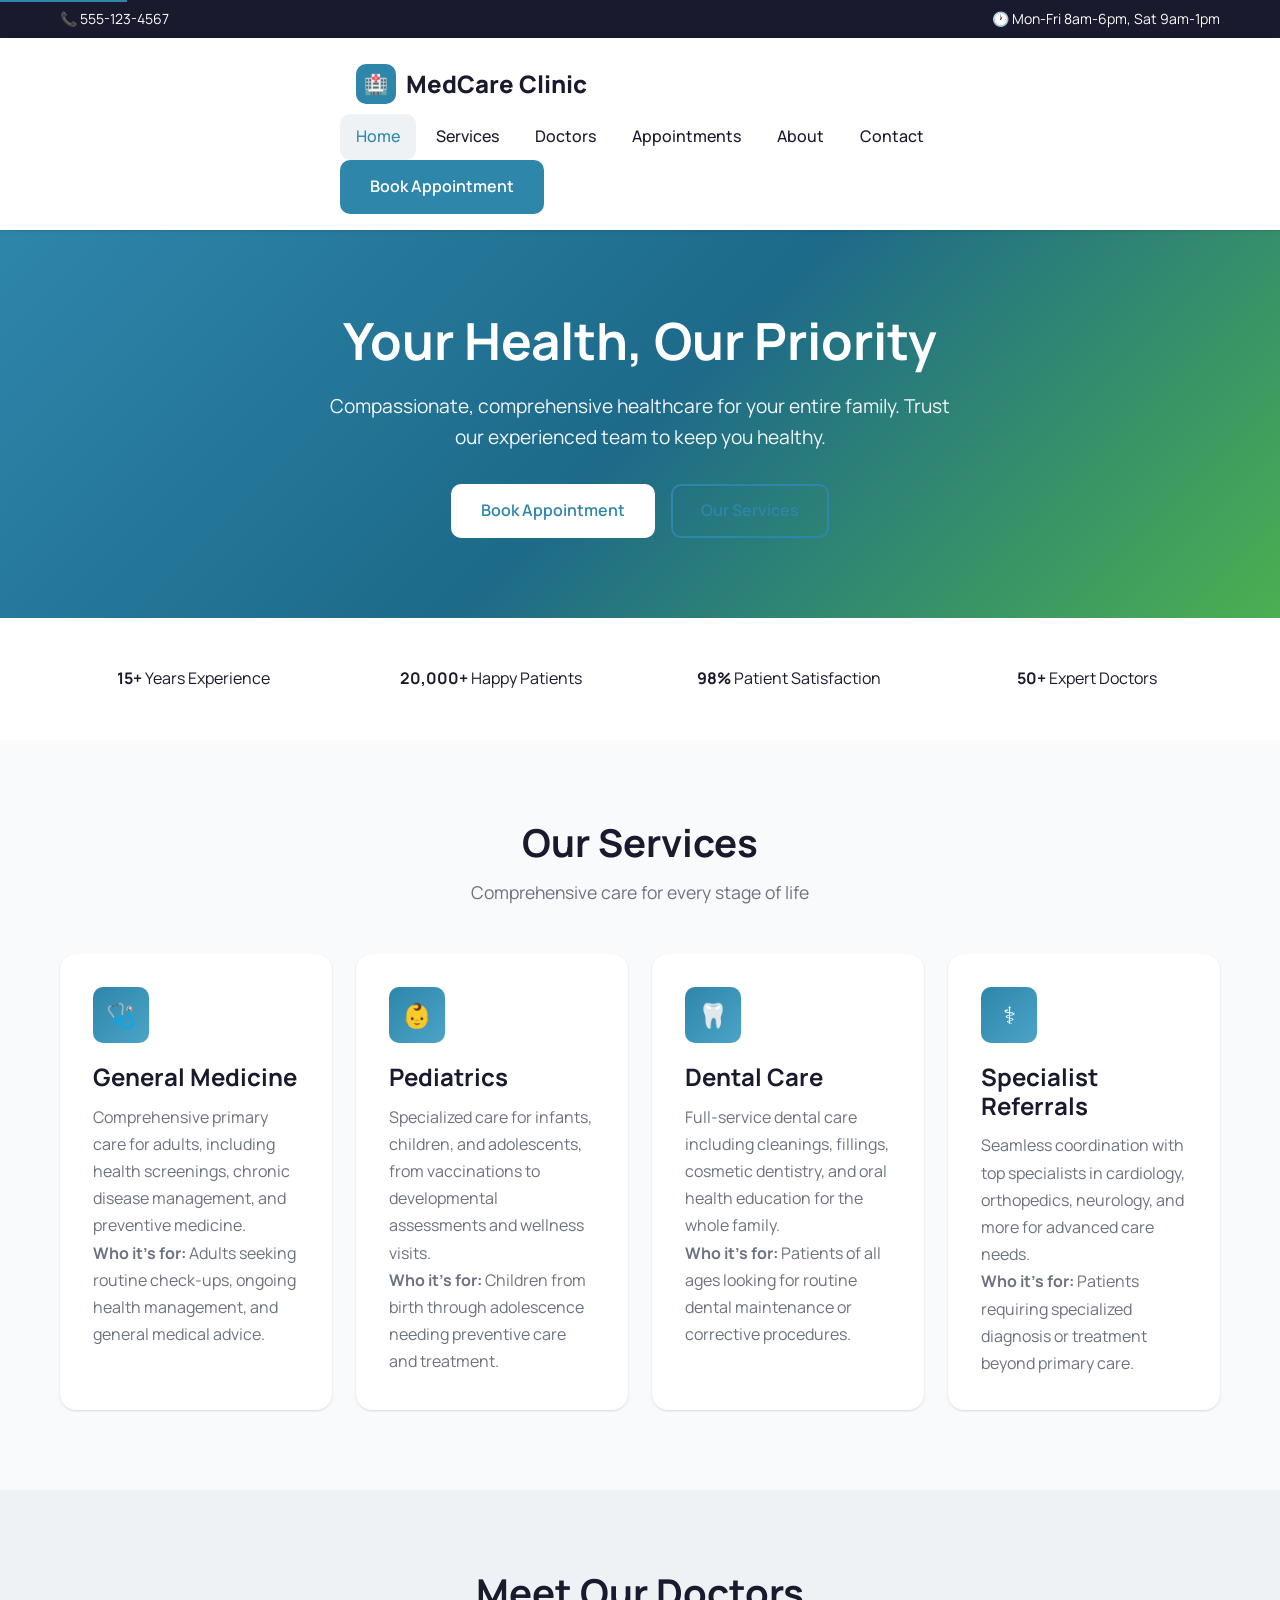
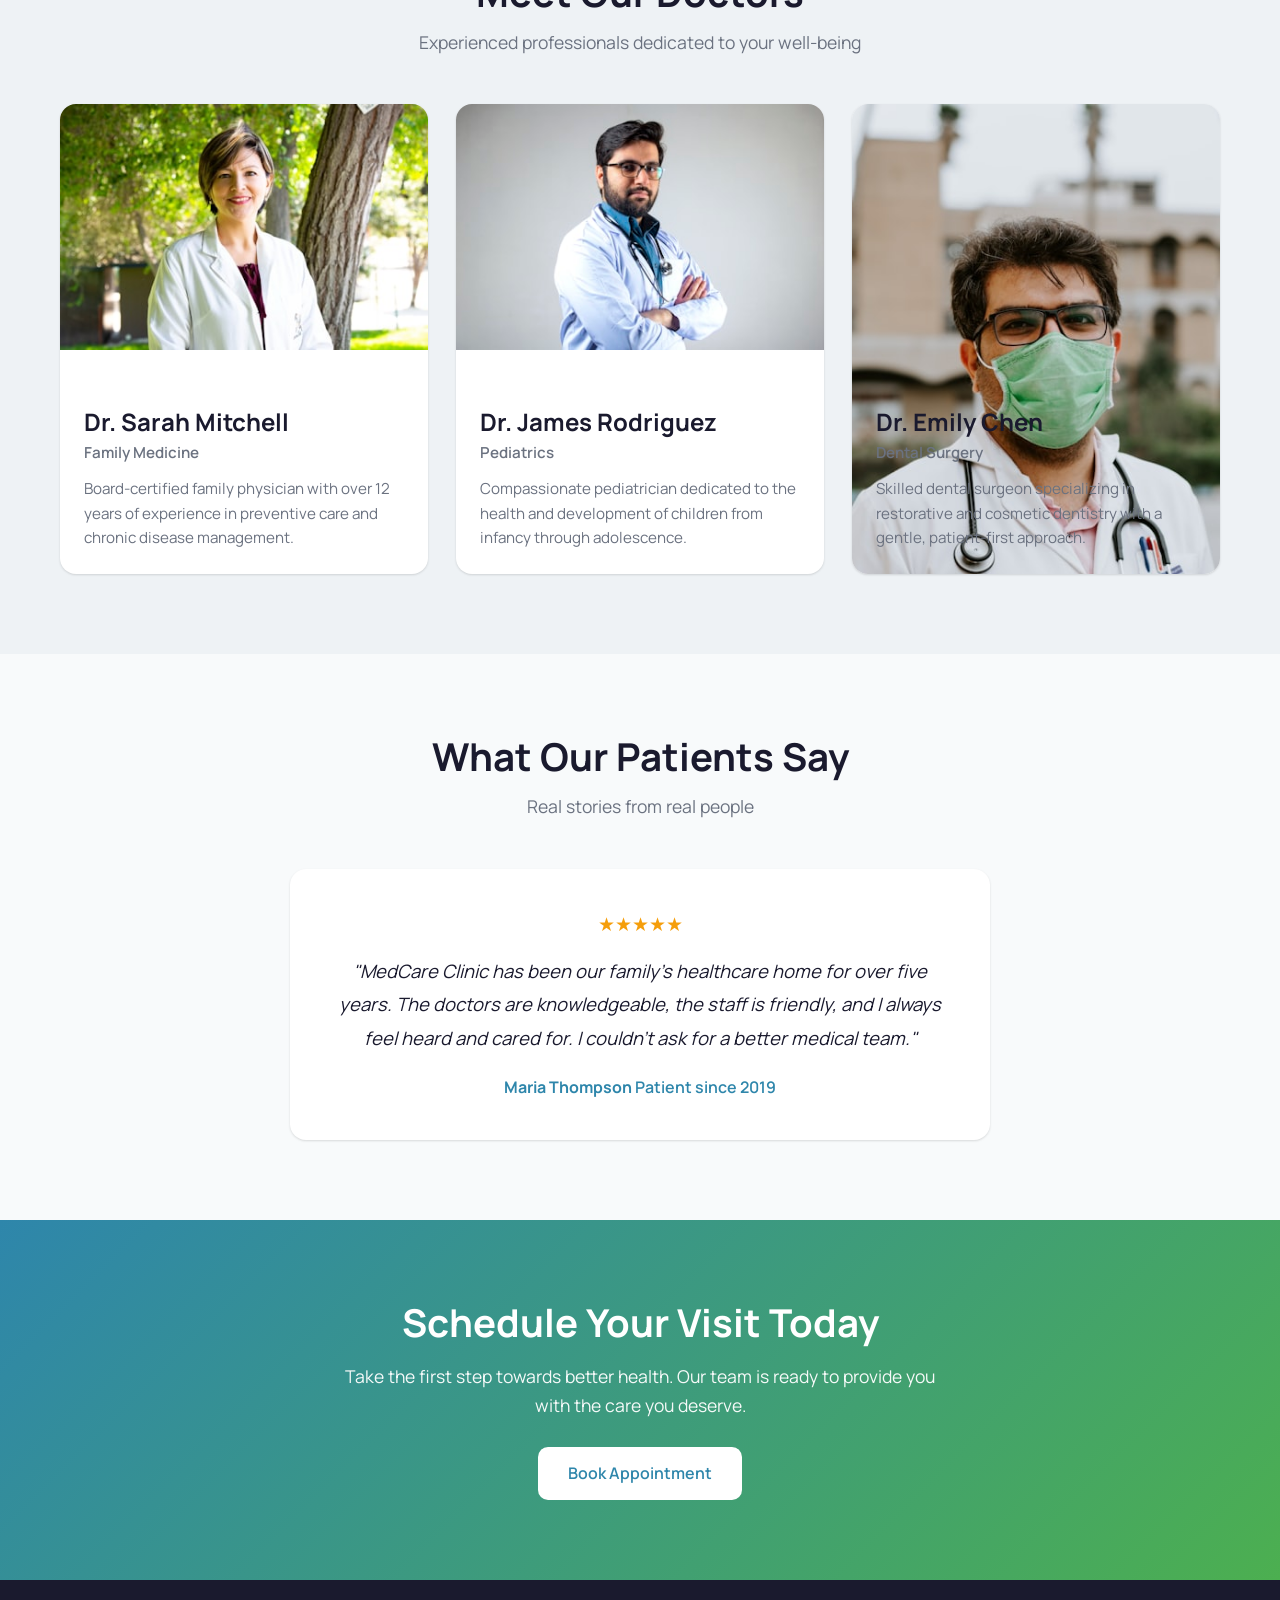
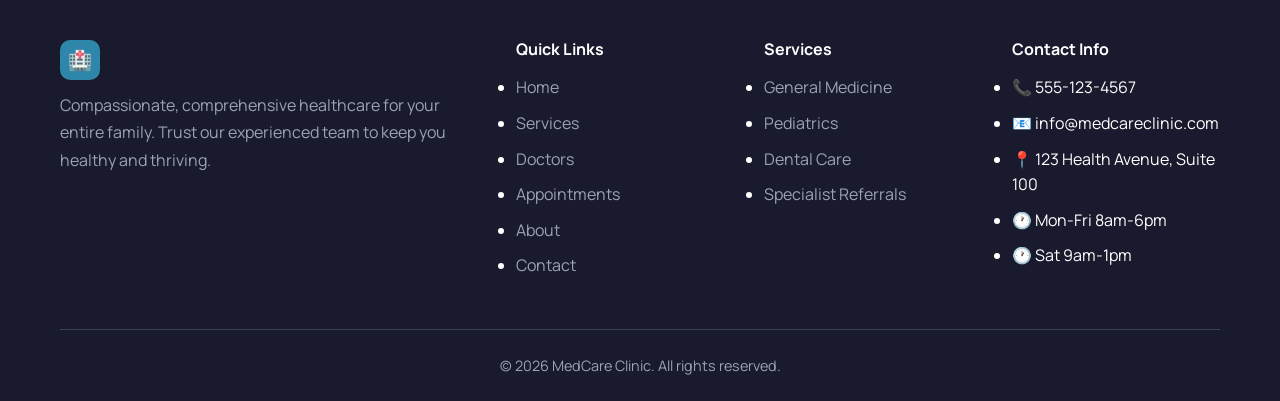
<file: index.html>
<!DOCTYPE html>
<html lang="en">
<head>
    <meta charset="UTF-8">
    <meta name="viewport" content="width=device-width, initial-scale=1.0">
    <meta name="description" content="MedCare Clinic - Compassionate, comprehensive healthcare for your entire family.">
    <title>MedCare Clinic | Your Health, Our Priority</title>
    <link rel="preconnect" href="https://fonts.googleapis.com">
    <link rel="preconnect" href="https://fonts.gstatic.com" crossorigin>
    <link href="https://fonts.googleapis.com/css2?family=Manrope:wght@300;400;500;600;700;800&display=swap" rel="stylesheet">
    <link rel="stylesheet" href="css/style.css">
</head>
<body>
    <a href="#main-content" class="skip-to-content">Skip to content</a>

    <!-- Top Bar -->
    <div class="top-bar">
        <div class="container">
            <span>📞 555-123-4567</span>
            <span>🕐 Mon-Fri 8am-6pm, Sat 9am-1pm</span>
        </div>
    </div>

    <!-- Navigation -->
    <header>
        <nav class="nav-container" aria-label="Main navigation">
            <div class="container">
                <a href="index.html" class="logo">
                    <span class="logo-icon">🏥</span>
                    MedCare Clinic
                </a>
                <ul>
                    <li><a href="index.html" class="active">Home</a></li>
                    <li><a href="services.html">Services</a></li>
                    <li><a href="doctors.html">Doctors</a></li>
                    <li><a href="appointments.html">Appointments</a></li>
                    <li><a href="about.html">About</a></li>
                    <li><a href="contact.html">Contact</a></li>
                </ul>
                <a href="appointments.html" class="btn btn-primary nav-cta">Book Appointment</a>
            </div>
        </nav>
    </header>

    <!-- Main Content -->
    <main id="main-content">

        <!-- Hero Section -->
        <section class="hero" aria-label="Welcome banner">
            <div class="container">
                <h1>Your Health, Our Priority</h1>
                <p>Compassionate, comprehensive healthcare for your entire family. Trust our experienced team to keep you healthy.</p>
                <div class="hero-buttons">
                    <a href="appointments.html" class="btn btn-white">Book Appointment</a>
                    <a href="services.html" class="btn btn-outline">Our Services</a>
                </div>
            </div>
        </section>

        <!-- Stats Bar -->
        <section class="stats-bar" aria-label="Clinic statistics">
            <div class="container">
                <div class="stats-grid">
                    <div class="stat">
                        <strong>15+</strong>
                        <span>Years Experience</span>
                    </div>
                    <div class="stat">
                        <strong>20,000+</strong>
                        <span>Happy Patients</span>
                    </div>
                    <div class="stat">
                        <strong>98%</strong>
                        <span>Patient Satisfaction</span>
                    </div>
                    <div class="stat">
                        <strong>50+</strong>
                        <span>Expert Doctors</span>
                    </div>
                </div>
            </div>
        </section>

        <!-- Services Preview -->
        <section class="section" aria-label="Our services">
            <div class="container">
                <div class="section-header">
                    <h2>Our Services</h2>
                    <p>Comprehensive care for every stage of life</p>
                </div>
                <div class="services-grid">
                    <div class="service-card">
                        <div class="service-icon">🩺</div>
                        <h3>General Medicine</h3>
                        <p>Comprehensive primary care for adults, including health screenings, chronic disease management, and preventive medicine.</p>
                        <p><strong>Who it's for:</strong> Adults seeking routine check-ups, ongoing health management, and general medical advice.</p>
                    </div>
                    <div class="service-card">
                        <div class="service-icon">👶</div>
                        <h3>Pediatrics</h3>
                        <p>Specialized care for infants, children, and adolescents, from vaccinations to developmental assessments and wellness visits.</p>
                        <p><strong>Who it's for:</strong> Children from birth through adolescence needing preventive care and treatment.</p>
                    </div>
                    <div class="service-card">
                        <div class="service-icon">🦷</div>
                        <h3>Dental Care</h3>
                        <p>Full-service dental care including cleanings, fillings, cosmetic dentistry, and oral health education for the whole family.</p>
                        <p><strong>Who it's for:</strong> Patients of all ages looking for routine dental maintenance or corrective procedures.</p>
                    </div>
                    <div class="service-card">
                        <div class="service-icon">⚕</div>
                        <h3>Specialist Referrals</h3>
                        <p>Seamless coordination with top specialists in cardiology, orthopedics, neurology, and more for advanced care needs.</p>
                        <p><strong>Who it's for:</strong> Patients requiring specialized diagnosis or treatment beyond primary care.</p>
                    </div>
                </div>
            </div>
        </section>

        <!-- Doctors Preview -->
        <section class="section" style="background-color: var(--color-bg-alt);" aria-label="Meet our doctors">
            <div class="container">
                <div class="section-header">
                    <h2>Meet Our Doctors</h2>
                    <p>Experienced professionals dedicated to your well-being</p>
                </div>
                <div class="doctors-grid">
                    <div class="doctor-card">
                        <div class="doctor-img">
                            <img src="images/doctor1.jpg" alt="Dr. Sarah Mitchell" loading="lazy">
                        </div>
                        <div class="doctor-info">
                            <h3>Dr. Sarah Mitchell</h3>
                            <p class="doctor-specialty">Family Medicine</p>
                            <p>Board-certified family physician with over 12 years of experience in preventive care and chronic disease management.</p>
                        </div>
                    </div>
                    <div class="doctor-card">
                        <div class="doctor-img">
                            <img src="images/doctor2.jpg" alt="Dr. James Rodriguez" loading="lazy">
                        </div>
                        <div class="doctor-info">
                            <h3>Dr. James Rodriguez</h3>
                            <p class="doctor-specialty">Pediatrics</p>
                            <p>Compassionate pediatrician dedicated to the health and development of children from infancy through adolescence.</p>
                        </div>
                    </div>
                    <div class="doctor-card">
                        <div class="doctor-img">
                            <img src="images/doctor3.jpg" alt="Dr. Emily Chen" loading="lazy">
                        </div>
                        <div class="doctor-info">
                            <h3>Dr. Emily Chen</h3>
                            <p class="doctor-specialty">Dental Surgery</p>
                            <p>Skilled dental surgeon specializing in restorative and cosmetic dentistry with a gentle, patient-first approach.</p>
                        </div>
                    </div>
                </div>
            </div>
        </section>

        <!-- Testimonial Section -->
        <section class="section" aria-label="Patient testimonials">
            <div class="container">
                <div class="section-header">
                    <h2>What Our Patients Say</h2>
                    <p>Real stories from real people</p>
                </div>
                <div class="testimonial-card">
                    <div class="testimonial-stars">★★★★★</div>
                    <blockquote>
                        "MedCare Clinic has been our family's healthcare home for over five years. The doctors are knowledgeable, the staff is friendly, and I always feel heard and cared for. I couldn't ask for a better medical team."
                    </blockquote>
                    <div class="testimonial-author">
                        <strong>Maria Thompson</strong>
                        <span>Patient since 2019</span>
                    </div>
                </div>
            </div>
        </section>

        <!-- CTA Section -->
        <section class="cta-section" aria-label="Schedule appointment">
            <div class="container">
                <h2>Schedule Your Visit Today</h2>
                <p>Take the first step towards better health. Our team is ready to provide you with the care you deserve.</p>
                <a href="appointments.html" class="btn btn-white">Book Appointment</a>
            </div>
        </section>

    </main>

    <!-- Footer -->
    <footer>
        <div class="container">
            <div class="footer-grid">
                <div class="footer-about">
                    <a href="index.html" class="logo">
                        <span class="logo-icon">🏥</span>
                        MedCare Clinic
                    </a>
                    <p>Compassionate, comprehensive healthcare for your entire family. Trust our experienced team to keep you healthy and thriving.</p>
                </div>
                <div class="footer-links">
                    <h4>Quick Links</h4>
                    <ul>
                        <li><a href="index.html">Home</a></li>
                        <li><a href="services.html">Services</a></li>
                        <li><a href="doctors.html">Doctors</a></li>
                        <li><a href="appointments.html">Appointments</a></li>
                        <li><a href="about.html">About</a></li>
                        <li><a href="contact.html">Contact</a></li>
                    </ul>
                </div>
                <div class="footer-links">
                    <h4>Services</h4>
                    <ul>
                        <li><a href="services.html">General Medicine</a></li>
                        <li><a href="services.html">Pediatrics</a></li>
                        <li><a href="services.html">Dental Care</a></li>
                        <li><a href="services.html">Specialist Referrals</a></li>
                    </ul>
                </div>
                <div class="footer-links">
                    <h4>Contact Info</h4>
                    <ul>
                        <li>📞 555-123-4567</li>
                        <li>📧 info@medcareclinic.com</li>
                        <li>📍 123 Health Avenue, Suite 100</li>
                        <li>🕐 Mon-Fri 8am-6pm</li>
                        <li>🕐 Sat 9am-1pm</li>
                    </ul>
                </div>
            </div>
            <div class="footer-bottom">
                <p>&copy; 2026 MedCare Clinic. All rights reserved.</p>
            </div>
        </div>
    </footer>

    <script src="js/main.js"></script>
</body>
</html>
</file>
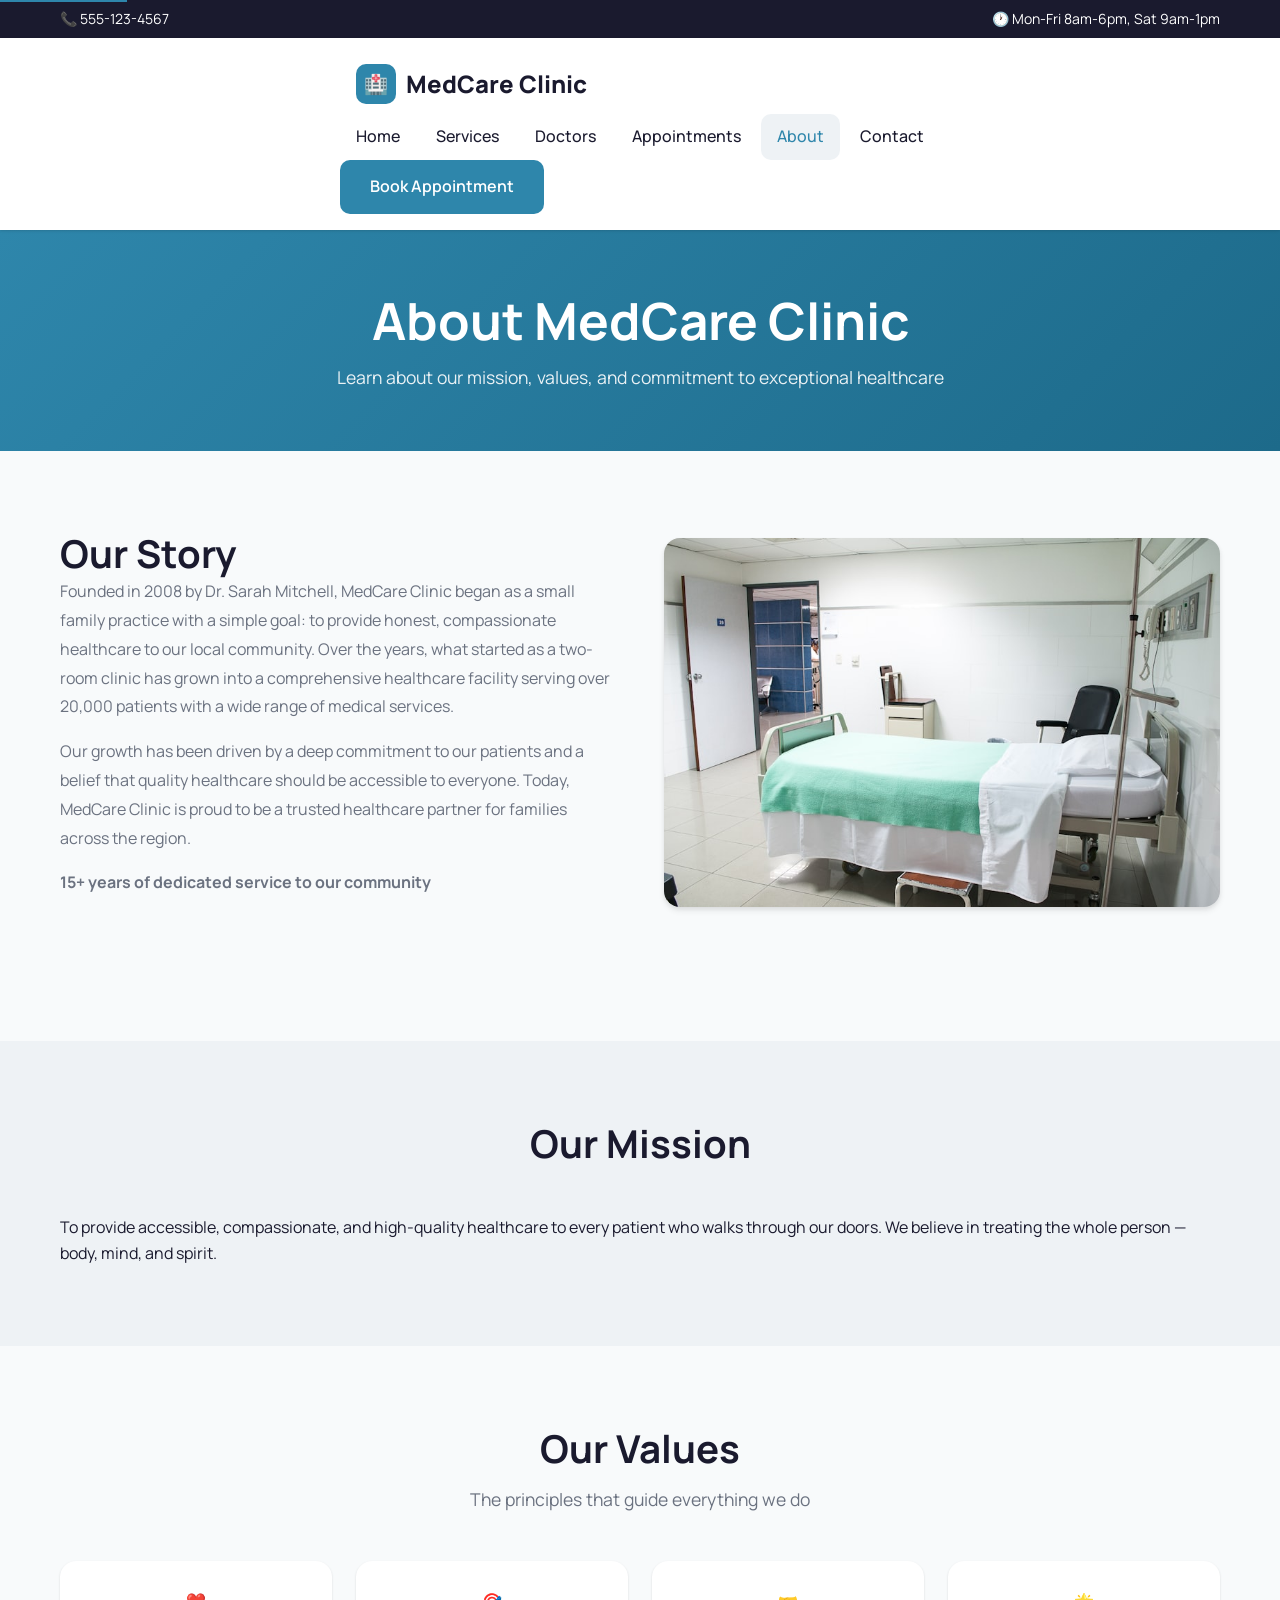
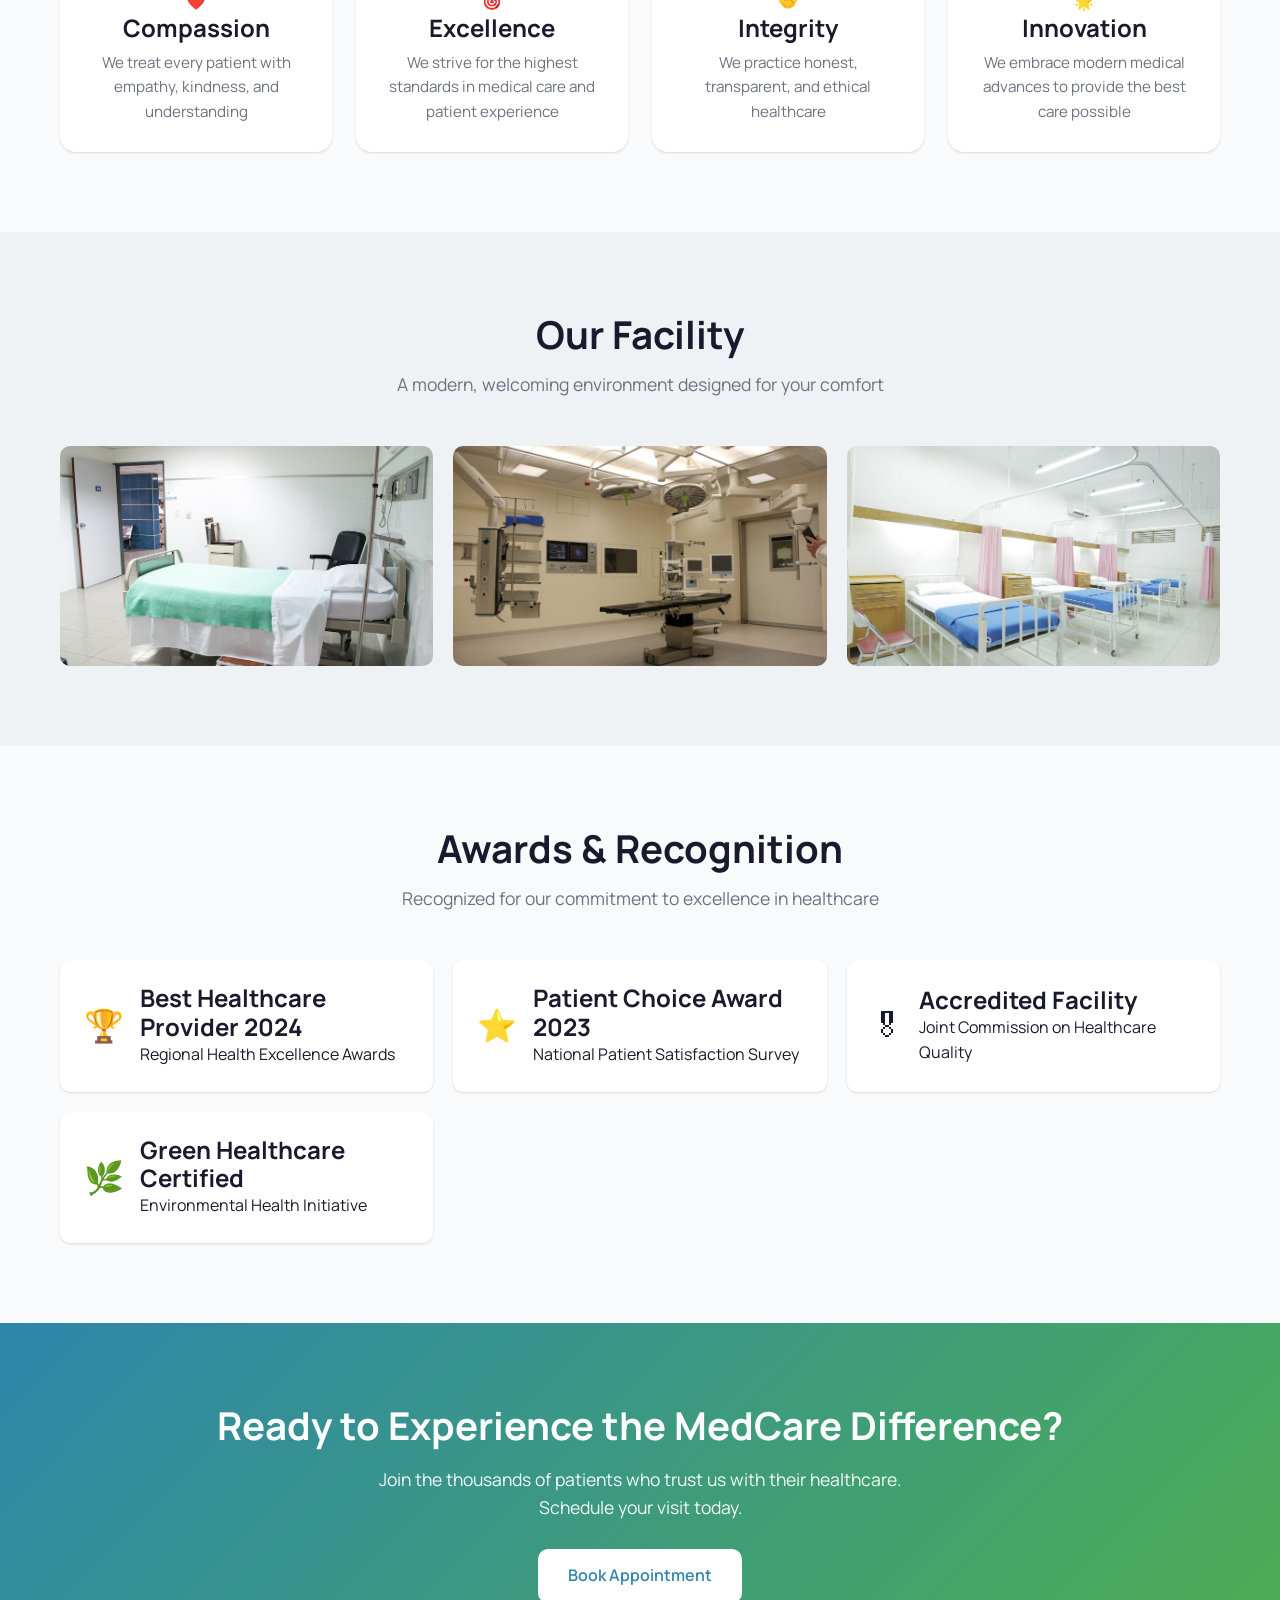
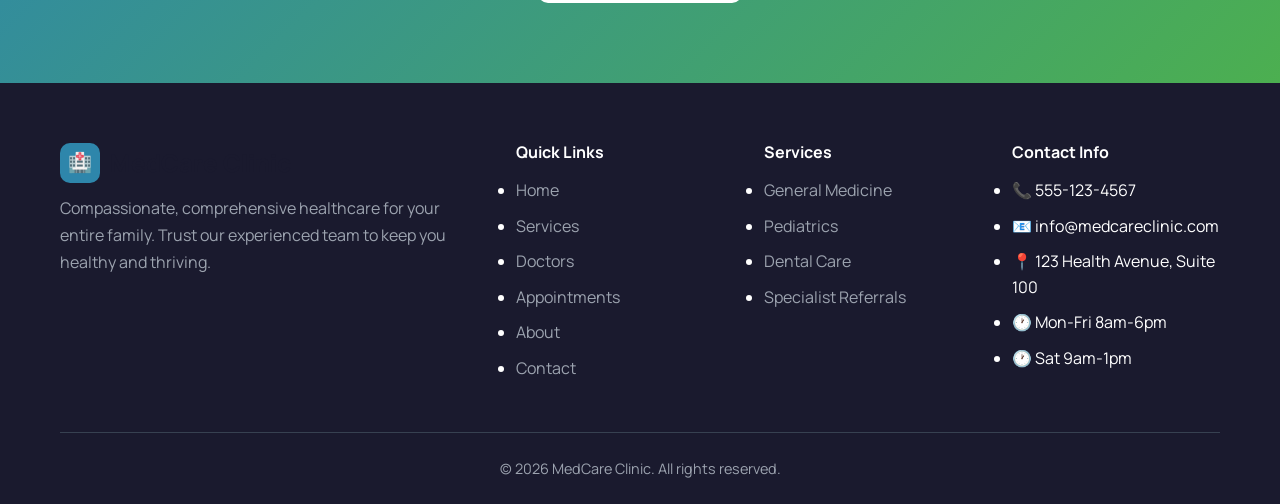
<file: about.html>
<!DOCTYPE html>
<html lang="en">
<head>
    <meta charset="UTF-8">
    <meta name="viewport" content="width=device-width, initial-scale=1.0">
    <meta name="description" content="Learn about MedCare Clinic — our mission, values, and commitment to exceptional healthcare since 2008.">
    <title>About Us - MedCare Clinic</title>
    <link rel="preconnect" href="https://fonts.googleapis.com">
    <link rel="preconnect" href="https://fonts.gstatic.com" crossorigin>
    <link href="https://fonts.googleapis.com/css2?family=Manrope:wght@300;400;500;600;700;800&display=swap" rel="stylesheet">
    <link rel="stylesheet" href="css/style.css">
</head>
<body>
    <a href="#main-content" class="skip-to-content">Skip to content</a>

    <!-- Top Bar -->
    <div class="top-bar">
        <div class="container">
            <span>📞 555-123-4567</span>
            <span>🕐 Mon-Fri 8am-6pm, Sat 9am-1pm</span>
        </div>
    </div>

    <!-- Navigation -->
    <header>
        <nav class="nav-container" aria-label="Main navigation">
            <div class="container">
                <a href="index.html" class="logo">
                    <span class="logo-icon">🏥</span>
                    MedCare Clinic
                </a>
                <ul>
                    <li><a href="index.html">Home</a></li>
                    <li><a href="services.html">Services</a></li>
                    <li><a href="doctors.html">Doctors</a></li>
                    <li><a href="appointments.html">Appointments</a></li>
                    <li><a href="about.html" class="active">About</a></li>
                    <li><a href="contact.html">Contact</a></li>
                </ul>
                <a href="appointments.html" class="btn btn-primary nav-cta">Book Appointment</a>
            </div>
        </nav>
    </header>

    <!-- Main Content -->
    <main id="main-content">

        <!-- Page Banner -->
        <section class="page-banner" aria-label="About page banner">
            <div class="container">
                <h1>About MedCare Clinic</h1>
                <p>Learn about our mission, values, and commitment to exceptional healthcare</p>
            </div>
        </section>

        <!-- Our Story Section -->
        <section class="section" aria-label="Our story">
            <div class="container">
                <div class="about-content">
                    <div class="about-text">
                        <h2>Our Story</h2>
                        <p>Founded in 2008 by Dr. Sarah Mitchell, MedCare Clinic began as a small family practice with a simple goal: to provide honest, compassionate healthcare to our local community. Over the years, what started as a two-room clinic has grown into a comprehensive healthcare facility serving over 20,000 patients with a wide range of medical services.</p>
                        <p>Our growth has been driven by a deep commitment to our patients and a belief that quality healthcare should be accessible to everyone. Today, MedCare Clinic is proud to be a trusted healthcare partner for families across the region.</p>
                        <p class="highlight-text"><strong>15+ years of dedicated service to our community</strong></p>
                    </div>
                    <div class="about-image">
                        <img src="images/clinic1.jpg" alt="MedCare Clinic building exterior" loading="lazy">
                    </div>
                </div>
            </div>
        </section>

        <!-- Our Mission Section -->
        <section class="section" style="background-color: var(--color-bg-alt);" aria-label="Our mission">
            <div class="container">
                <div class="section-header">
                    <h2>Our Mission</h2>
                </div>
                <div class="mission-statement">
                    <p>To provide accessible, compassionate, and high-quality healthcare to every patient who walks through our doors. We believe in treating the whole person — body, mind, and spirit.</p>
                </div>
            </div>
        </section>

        <!-- Our Values Section -->
        <section class="section" aria-label="Our values">
            <div class="container">
                <div class="section-header">
                    <h2>Our Values</h2>
                    <p>The principles that guide everything we do</p>
                </div>
                <div class="values-grid">
                    <div class="value-card">
                        <div class="value-icon">❤️</div>
                        <h3>Compassion</h3>
                        <p>We treat every patient with empathy, kindness, and understanding</p>
                    </div>
                    <div class="value-card">
                        <div class="value-icon">🎯</div>
                        <h3>Excellence</h3>
                        <p>We strive for the highest standards in medical care and patient experience</p>
                    </div>
                    <div class="value-card">
                        <div class="value-icon">🤝</div>
                        <h3>Integrity</h3>
                        <p>We practice honest, transparent, and ethical healthcare</p>
                    </div>
                    <div class="value-card">
                        <div class="value-icon">🌟</div>
                        <h3>Innovation</h3>
                        <p>We embrace modern medical advances to provide the best care possible</p>
                    </div>
                </div>
            </div>
        </section>

        <!-- Our Facility Section -->
        <section class="section" style="background-color: var(--color-bg-alt);" aria-label="Our facility">
            <div class="container">
                <div class="section-header">
                    <h2>Our Facility</h2>
                    <p>A modern, welcoming environment designed for your comfort</p>
                </div>
                <div class="facility-grid">
                    <div class="facility-image">
                        <img src="images/clinic1.jpg" alt="Modern reception area" loading="lazy">
                    </div>
                    <div class="facility-image">
                        <img src="images/clinic2.jpg" alt="State-of-the-art examination room" loading="lazy">
                    </div>
                    <div class="facility-image">
                        <img src="images/clinic3.jpg" alt="Comfortable patient waiting area" loading="lazy">
                    </div>
                </div>
            </div>
        </section>

        <!-- Awards & Recognition Section -->
        <section class="section" aria-label="Awards and recognition">
            <div class="container">
                <div class="section-header">
                    <h2>Awards &amp; Recognition</h2>
                    <p>Recognized for our commitment to excellence in healthcare</p>
                </div>
                <div class="awards-list">
                    <div class="award-item">
                        <span class="award-icon">🏆</span>
                        <div class="award-info">
                            <h3>Best Healthcare Provider 2024</h3>
                            <p>Regional Health Excellence Awards</p>
                        </div>
                    </div>
                    <div class="award-item">
                        <span class="award-icon">⭐</span>
                        <div class="award-info">
                            <h3>Patient Choice Award 2023</h3>
                            <p>National Patient Satisfaction Survey</p>
                        </div>
                    </div>
                    <div class="award-item">
                        <span class="award-icon">🎖</span>
                        <div class="award-info">
                            <h3>Accredited Facility</h3>
                            <p>Joint Commission on Healthcare Quality</p>
                        </div>
                    </div>
                    <div class="award-item">
                        <span class="award-icon">🌿</span>
                        <div class="award-info">
                            <h3>Green Healthcare Certified</h3>
                            <p>Environmental Health Initiative</p>
                        </div>
                    </div>
                </div>
            </div>
        </section>

        <!-- CTA Section -->
        <section class="cta-section" aria-label="Schedule appointment">
            <div class="container">
                <h2>Ready to Experience the MedCare Difference?</h2>
                <p>Join the thousands of patients who trust us with their healthcare. Schedule your visit today.</p>
                <a href="appointments.html" class="btn btn-white">Book Appointment</a>
            </div>
        </section>

    </main>

    <!-- Footer -->
    <footer>
        <div class="container">
            <div class="footer-grid">
                <div class="footer-about">
                    <a href="index.html" class="logo">
                        <span class="logo-icon">🏥</span>
                        MedCare Clinic
                    </a>
                    <p>Compassionate, comprehensive healthcare for your entire family. Trust our experienced team to keep you healthy and thriving.</p>
                </div>
                <div class="footer-links">
                    <h4>Quick Links</h4>
                    <ul>
                        <li><a href="index.html">Home</a></li>
                        <li><a href="services.html">Services</a></li>
                        <li><a href="doctors.html">Doctors</a></li>
                        <li><a href="appointments.html">Appointments</a></li>
                        <li><a href="about.html">About</a></li>
                        <li><a href="contact.html">Contact</a></li>
                    </ul>
                </div>
                <div class="footer-links">
                    <h4>Services</h4>
                    <ul>
                        <li><a href="services.html">General Medicine</a></li>
                        <li><a href="services.html">Pediatrics</a></li>
                        <li><a href="services.html">Dental Care</a></li>
                        <li><a href="services.html">Specialist Referrals</a></li>
                    </ul>
                </div>
                <div class="footer-links">
                    <h4>Contact Info</h4>
                    <ul>
                        <li>📞 555-123-4567</li>
                        <li>📧 info@medcareclinic.com</li>
                        <li>📍 123 Health Avenue, Suite 100</li>
                        <li>🕐 Mon-Fri 8am-6pm</li>
                        <li>🕐 Sat 9am-1pm</li>
                    </ul>
                </div>
            </div>
            <div class="footer-bottom">
                <p>&copy; 2026 MedCare Clinic. All rights reserved.</p>
            </div>
        </div>
    </footer>

    <script src="js/main.js"></script>
</body>
</html>
</file>
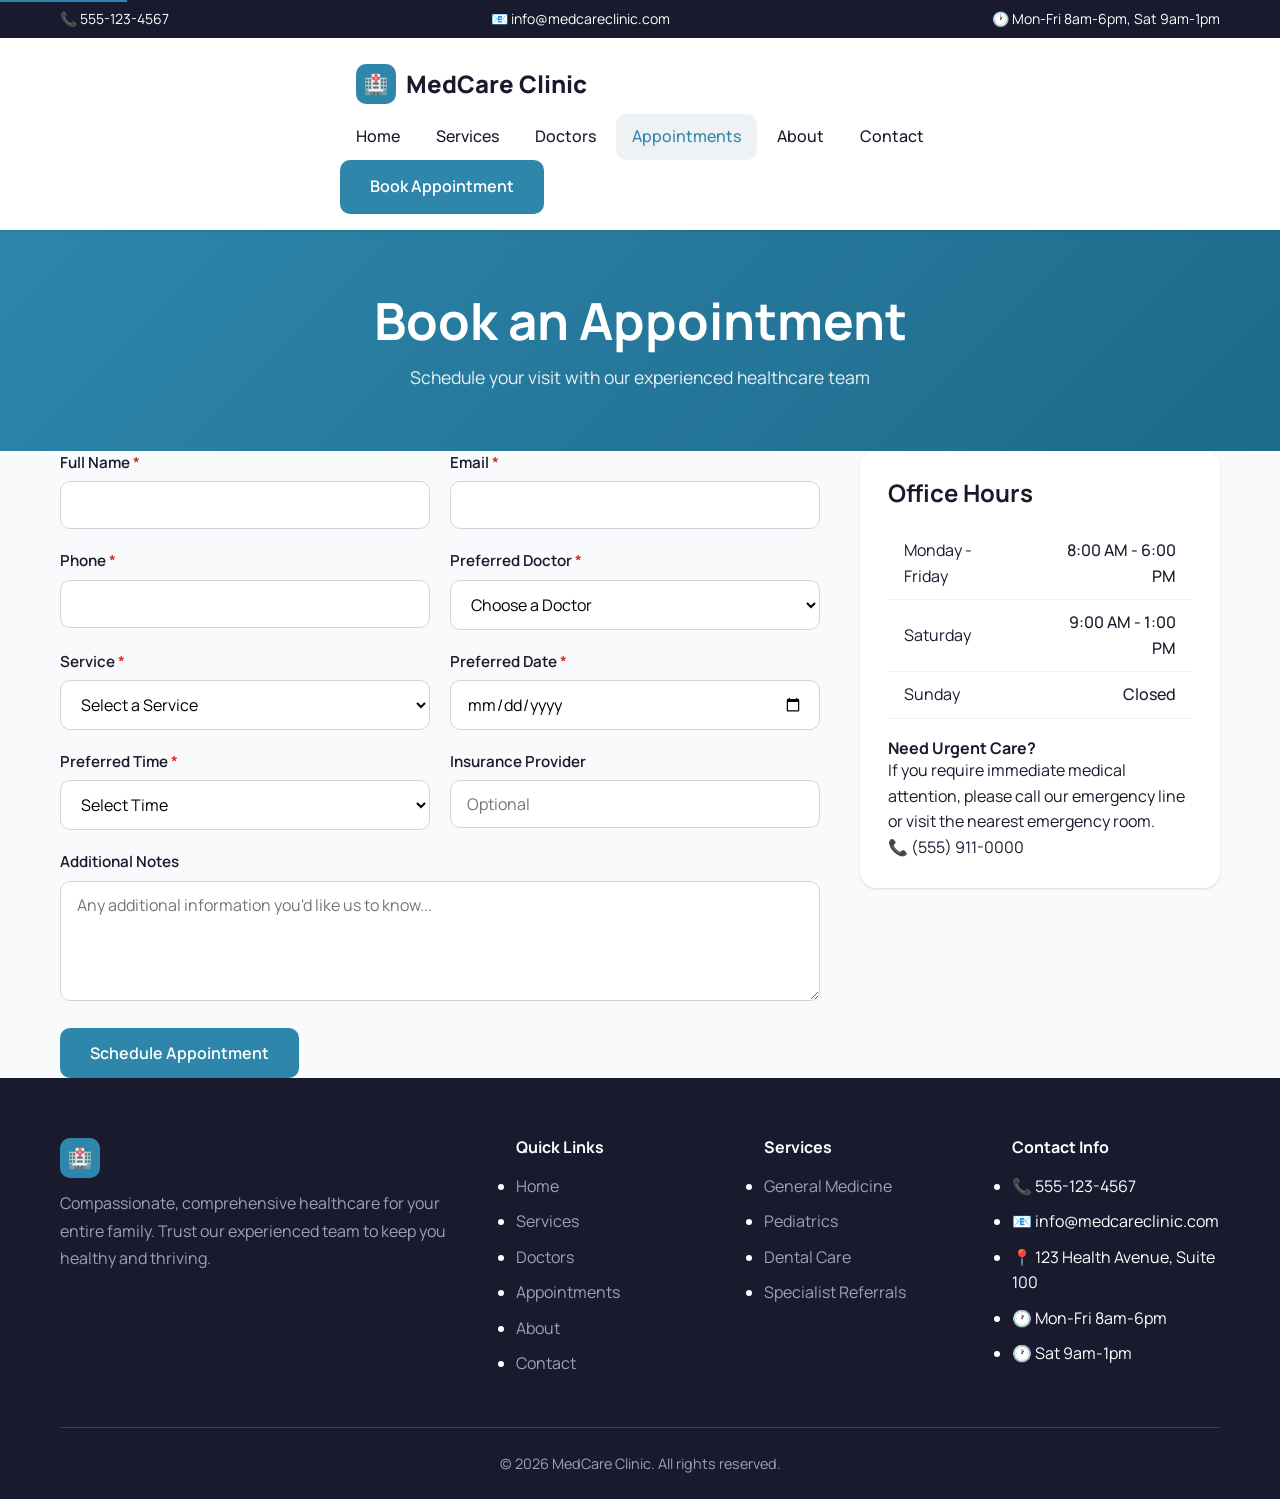
<file: appointments.html>
<!DOCTYPE html>
<html lang="en">
<head>
    <meta charset="UTF-8">
    <meta name="viewport" content="width=device-width, initial-scale=1.0">
    <meta name="description" content="Book an appointment at MedCare Clinic. Schedule your visit with our experienced healthcare team.">
    <title>Book an Appointment | MedCare Clinic</title>
    <link rel="preconnect" href="https://fonts.googleapis.com">
    <link rel="preconnect" href="https://fonts.gstatic.com" crossorigin>
    <link href="https://fonts.googleapis.com/css2?family=Manrope:wght@300;400;500;600;700;800&display=swap" rel="stylesheet">
    <link rel="stylesheet" href="css/style.css">
</head>
<body>
    <a href="#main-content" class="skip-link">Skip to content</a>

    <!-- Top Bar -->
    <div class="top-bar">
        <div class="container">
            <span>📞 555-123-4567</span>
            <span>📧 info@medcareclinic.com</span>
            <span>🕐 Mon-Fri 8am-6pm, Sat 9am-1pm</span>
        </div>
    </div>

    <!-- Navigation -->
    <header>
        <nav class="nav-container" aria-label="Main navigation">
            <div class="container">
                <a href="index.html" class="logo">
                    <span class="logo-icon">🏥</span>
                    MedCare Clinic
                </a>
                <ul>
                    <li><a href="index.html">Home</a></li>
                    <li><a href="services.html">Services</a></li>
                    <li><a href="doctors.html">Doctors</a></li>
                    <li><a href="appointments.html" class="active">Appointments</a></li>
                    <li><a href="about.html">About</a></li>
                    <li><a href="contact.html">Contact</a></li>
                </ul>
                <a href="appointments.html" class="btn btn-primary nav-cta">Book Appointment</a>
            </div>
        </nav>
    </header>

    <!-- Main Content -->
    <main id="main-content">

        <!-- Page Banner -->
        <section class="page-banner" aria-label="Appointments banner">
            <div class="container">
                <h1>Book an Appointment</h1>
                <p>Schedule your visit with our experienced healthcare team</p>
            </div>
        </section>

        <!-- Appointment Content -->
        <section class="appointment-section" aria-label="Appointment form">
            <div class="container">
                <div class="appointment-layout">

                    <!-- Appointment Form -->
                    <div class="appointment-form-wrapper">
                        <form id="appointmentForm" novalidate>
                            <div class="form-row">
                                <div class="form-group">
                                    <label for="fullName">Full Name <span class="required">*</span></label>
                                    <input type="text" id="fullName" name="fullName" class="form-control" required>
                                    <span class="form-error"></span>
                                </div>
                                <div class="form-group">
                                    <label for="email">Email <span class="required">*</span></label>
                                    <input type="email" id="email" name="email" class="form-control" required>
                                    <span class="form-error"></span>
                                </div>
                            </div>

                            <div class="form-row">
                                <div class="form-group">
                                    <label for="phone">Phone <span class="required">*</span></label>
                                    <input type="tel" id="phone" name="phone" class="form-control" required>
                                    <span class="form-error"></span>
                                </div>
                                <div class="form-group">
                                    <label for="doctor">Preferred Doctor <span class="required">*</span></label>
                                    <select id="doctor" name="doctor" class="form-control" required>
                                        <option value="">Choose a Doctor</option>
                                        <option value="dr-sarah-mitchell">Dr. Sarah Mitchell</option>
                                        <option value="dr-james-rodriguez">Dr. James Rodriguez</option>
                                        <option value="dr-emily-chen">Dr. Emily Chen</option>
                                        <option value="dr-michael-thompson">Dr. Michael Thompson</option>
                                        <option value="dr-lisa-park">Dr. Lisa Park</option>
                                        <option value="dr-robert-garcia">Dr. Robert Garcia</option>
                                    </select>
                                    <span class="form-error"></span>
                                </div>
                            </div>

                            <div class="form-row">
                                <div class="form-group">
                                    <label for="service">Service <span class="required">*</span></label>
                                    <select id="service" name="service" class="form-control" required>
                                        <option value="">Select a Service</option>
                                        <option value="general-medicine">General Medicine</option>
                                        <option value="pediatrics">Pediatrics</option>
                                        <option value="dental-care">Dental Care</option>
                                        <option value="specialist-consultation">Specialist Consultation</option>
                                        <option value="mental-health">Mental Health</option>
                                        <option value="physical-therapy">Physical Therapy</option>
                                    </select>
                                    <span class="form-error"></span>
                                </div>
                                <div class="form-group">
                                    <label for="date">Preferred Date <span class="required">*</span></label>
                                    <input type="date" id="date" name="date" class="form-control" required>
                                    <span class="form-error"></span>
                                </div>
                            </div>

                            <div class="form-row">
                                <div class="form-group">
                                    <label for="time">Preferred Time <span class="required">*</span></label>
                                    <select id="time" name="time" class="form-control" required>
                                        <option value="">Select Time</option>
                                        <option value="8:00 AM">8:00 AM</option>
                                        <option value="9:00 AM">9:00 AM</option>
                                        <option value="10:00 AM">10:00 AM</option>
                                        <option value="11:00 AM">11:00 AM</option>
                                        <option value="1:00 PM">1:00 PM</option>
                                        <option value="2:00 PM">2:00 PM</option>
                                        <option value="3:00 PM">3:00 PM</option>
                                        <option value="4:00 PM">4:00 PM</option>
                                        <option value="5:00 PM">5:00 PM</option>
                                    </select>
                                    <span class="form-error"></span>
                                </div>
                                <div class="form-group">
                                    <label for="insurance">Insurance Provider</label>
                                    <input type="text" id="insurance" name="insurance" class="form-control" placeholder="Optional">
                                    <span class="form-error"></span>
                                </div>
                            </div>

                            <div class="form-group">
                                <label for="notes">Additional Notes</label>
                                <textarea id="notes" name="notes" class="form-control" rows="4" placeholder="Any additional information you'd like us to know..."></textarea>
                                <span class="form-error"></span>
                            </div>

                            <button type="submit" class="btn btn-primary">Schedule Appointment</button>
                        </form>

                        <div id="successMessage" class="success-message" style="display:none;">
                            <p>Your appointment request has been submitted successfully! We will contact you within 24 hours to confirm your appointment.</p>
                        </div>
                    </div>

                    <!-- Sidebar -->
                    <aside class="appointment-sidebar">
                        <div class="office-hours">
                            <h3>Office Hours</h3>
                            <table class="hours-table">
                                <tbody>
                                    <tr>
                                        <td>Monday - Friday</td>
                                        <td>8:00 AM - 6:00 PM</td>
                                    </tr>
                                    <tr>
                                        <td>Saturday</td>
                                        <td>9:00 AM - 1:00 PM</td>
                                    </tr>
                                    <tr>
                                        <td>Sunday</td>
                                        <td>Closed</td>
                                    </tr>
                                </tbody>
                            </table>

                            <h4>Need Urgent Care?</h4>
                            <p>If you require immediate medical attention, please call our emergency line or visit the nearest emergency room.</p>
                            <p class="emergency-phone">📞 (555) 911-0000</p>
                        </div>
                    </aside>

                </div>
            </div>
        </section>

    </main>

    <!-- Footer -->
    <footer>
        <div class="container">
            <div class="footer-grid">
                <div class="footer-about">
                    <a href="index.html" class="logo">
                        <span class="logo-icon">🏥</span>
                        MedCare Clinic
                    </a>
                    <p>Compassionate, comprehensive healthcare for your entire family. Trust our experienced team to keep you healthy and thriving.</p>
                </div>
                <div class="footer-links">
                    <h4>Quick Links</h4>
                    <ul>
                        <li><a href="index.html">Home</a></li>
                        <li><a href="services.html">Services</a></li>
                        <li><a href="doctors.html">Doctors</a></li>
                        <li><a href="appointments.html">Appointments</a></li>
                        <li><a href="about.html">About</a></li>
                        <li><a href="contact.html">Contact</a></li>
                    </ul>
                </div>
                <div class="footer-links">
                    <h4>Services</h4>
                    <ul>
                        <li><a href="services.html">General Medicine</a></li>
                        <li><a href="services.html">Pediatrics</a></li>
                        <li><a href="services.html">Dental Care</a></li>
                        <li><a href="services.html">Specialist Referrals</a></li>
                    </ul>
                </div>
                <div class="footer-links">
                    <h4>Contact Info</h4>
                    <ul>
                        <li>📞 555-123-4567</li>
                        <li>📧 info@medcareclinic.com</li>
                        <li>📍 123 Health Avenue, Suite 100</li>
                        <li>🕐 Mon-Fri 8am-6pm</li>
                        <li>🕐 Sat 9am-1pm</li>
                    </ul>
                </div>
            </div>
            <div class="footer-bottom">
                <p>&copy; 2026 MedCare Clinic. All rights reserved.</p>
            </div>
        </div>
    </footer>

    <script src="js/main.js"></script>
</body>
</html>
</file>
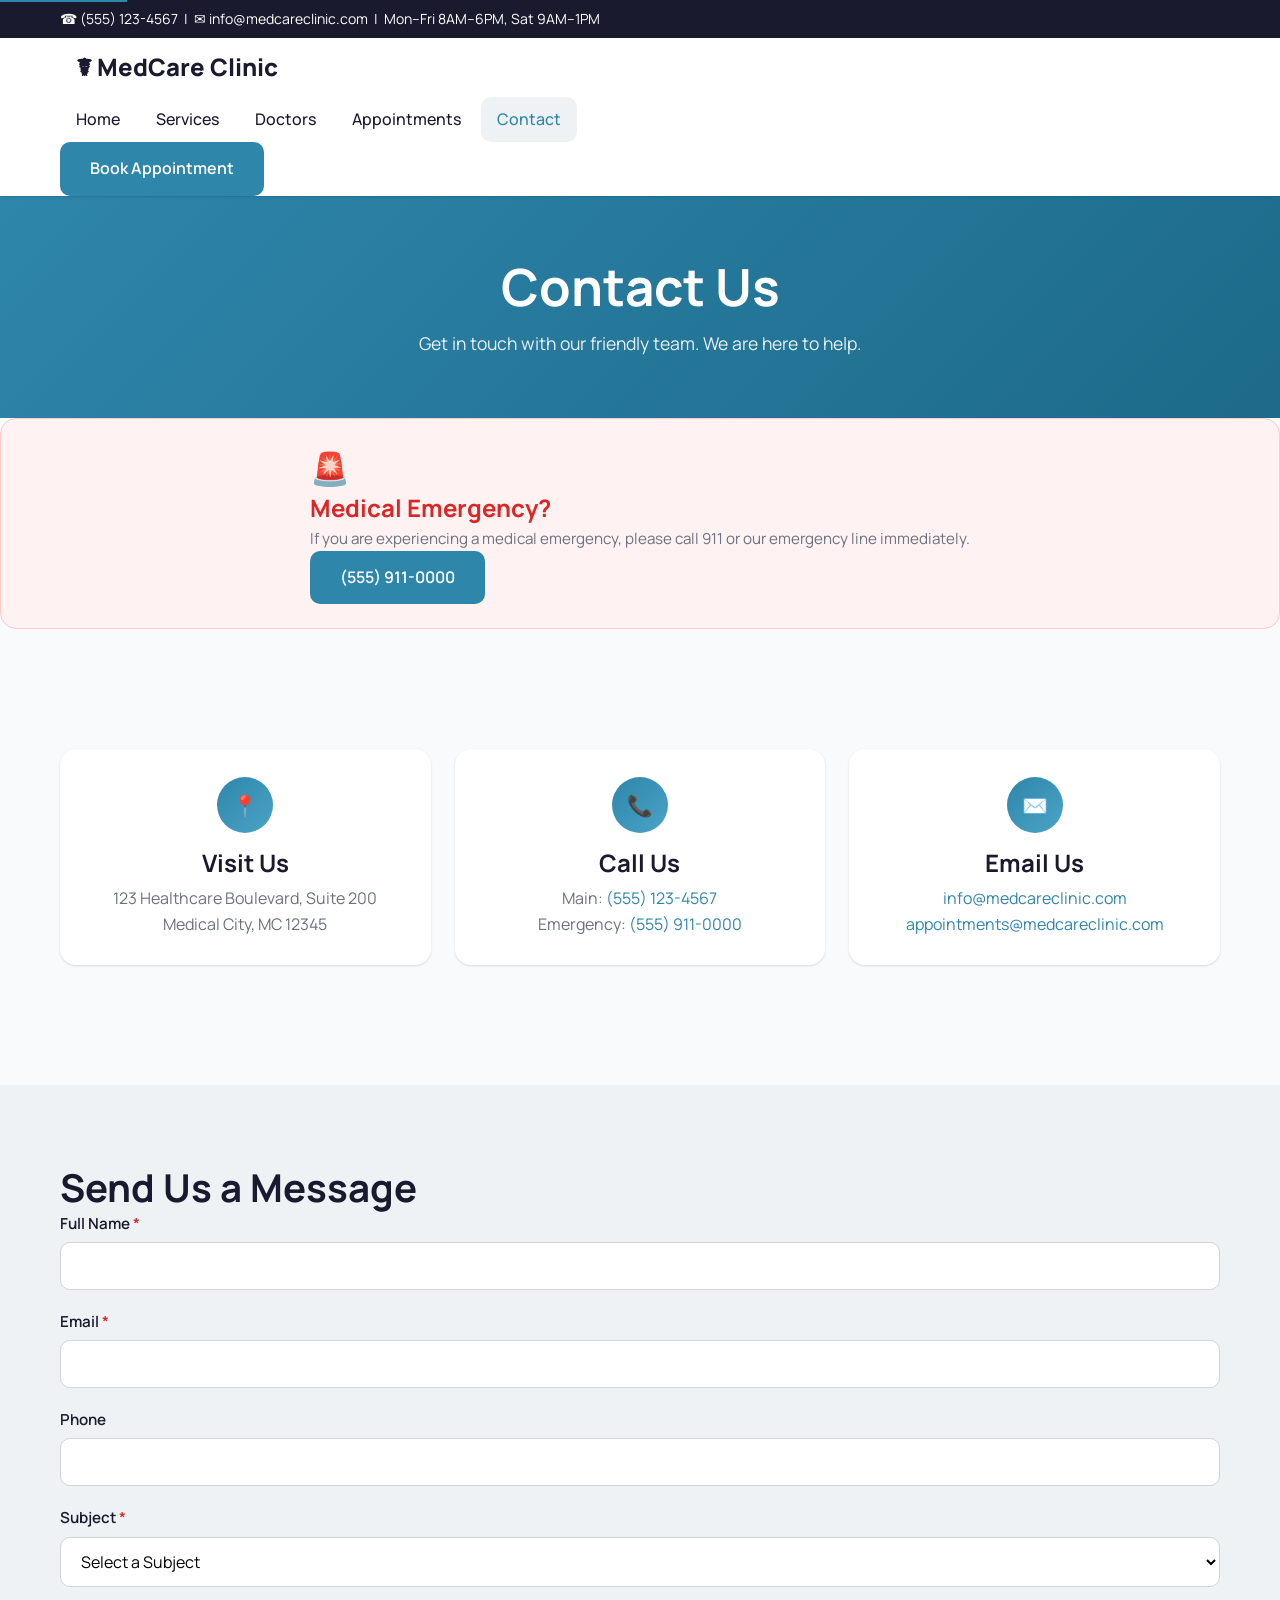
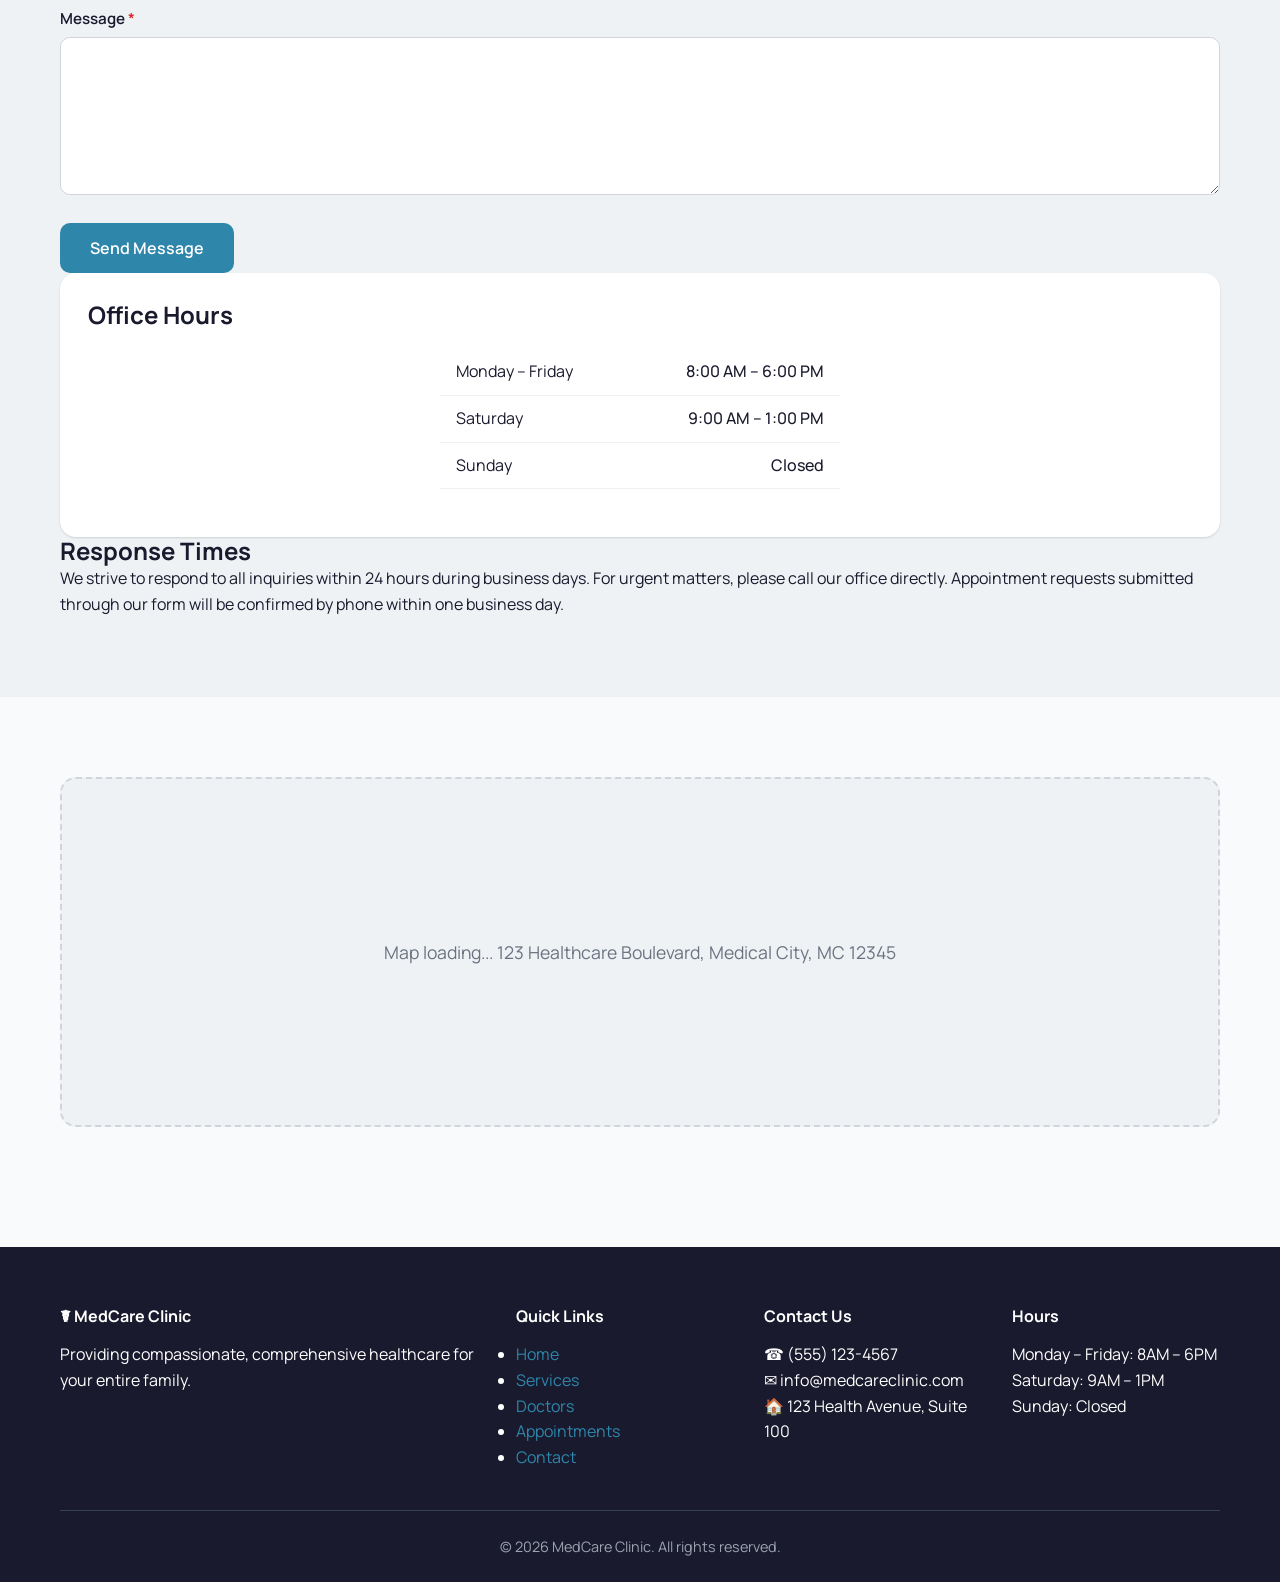
<file: contact.html>
<!DOCTYPE html>
<html lang="en">
<head>
  <meta charset="UTF-8">
  <meta name="viewport" content="width=device-width, initial-scale=1.0">
  <meta name="description" content="Contact MedCare Clinic - Get in touch with our friendly team. We are here to help.">
  <title>Contact Us - MedCare Clinic</title>
  <link rel="preconnect" href="https://fonts.googleapis.com">
  <link rel="preconnect" href="https://fonts.gstatic.com" crossorigin>
  <link href="https://fonts.googleapis.com/css2?family=Manrope:wght@400;500;600;700;800&display=swap" rel="stylesheet">
  <link rel="stylesheet" href="css/style.css">
</head>
<body>
  <a href="#main-content" class="skip-link">Skip to content</a>

  <!-- Top Bar -->
  <div class="top-bar">
    <div class="container">
      <p>&#9742; (555) 123-4567 &nbsp;|&nbsp; &#9993; info@medcareclinic.com &nbsp;|&nbsp; Mon–Fri 8AM–6PM, Sat 9AM–1PM</p>
    </div>
  </div>

  <!-- Navigation -->
  <header class="site-header">
    <div class="container">
      <nav class="main-nav">
        <a href="index.html" class="logo">&#9764; MedCare Clinic</a>
        <ul class="nav-links">
          <li><a href="index.html">Home</a></li>
          <li><a href="services.html">Services</a></li>
          <li><a href="doctors.html">Doctors</a></li>
          <li><a href="appointments.html">Appointments</a></li>
          <li><a href="contact.html" class="active">Contact</a></li>
        </ul>
        <a href="appointments.html" class="btn btn-primary nav-cta">Book Appointment</a>
      </nav>
    </div>
  </header>

  <main id="main-content">

    <!-- Page Banner -->
    <section class="page-banner">
      <div class="container">
        <h1>Contact Us</h1>
        <p>Get in touch with our friendly team. We are here to help.</p>
      </div>
    </section>

    <!-- Emergency Banner -->
    <section class="emergency-banner" aria-label="Medical emergency information">
      <div class="container">
        <span class="emergency-banner-icon">🚨</span>
        <h3>Medical Emergency?</h3>
        <p>If you are experiencing a medical emergency, please call 911 or our emergency line immediately.</p>
        <a href="tel:5559110000" class="btn btn-primary">(555) 911-0000</a>
      </div>
    </section>

    <!-- Contact Info Cards -->
    <section class="section" aria-label="Contact information">
      <div class="container">
        <div class="contact-grid">
          <div class="contact-card">
            <div class="contact-card-icon">📍</div>
            <h3>Visit Us</h3>
            <p>123 Healthcare Boulevard, Suite 200<br>Medical City, MC 12345</p>
          </div>
          <div class="contact-card">
            <div class="contact-card-icon">📞</div>
            <h3>Call Us</h3>
            <p>Main: <a href="tel:5551234567">(555) 123-4567</a><br>Emergency: <a href="tel:5559110000">(555) 911-0000</a></p>
          </div>
          <div class="contact-card">
            <div class="contact-card-icon">✉️</div>
            <h3>Email Us</h3>
            <p><a href="mailto:info@medcareclinic.com">info@medcareclinic.com</a><br><a href="mailto:appointments@medcareclinic.com">appointments@medcareclinic.com</a></p>
          </div>
        </div>
      </div>
    </section>

    <!-- Contact Form + Sidebar -->
    <section class="section" style="background-color: var(--color-bg-alt);" aria-label="Contact form and office hours">
      <div class="container">
        <div class="contact-layout">

          <!-- Contact Form -->
          <div class="contact-form-container">
            <h2>Send Us a Message</h2>
            <div id="contactSuccess" class="success-message" role="alert" style="display: none;">
              Thank you for your message! We will get back to you within 24 hours.
            </div>
            <form id="contactForm" novalidate>
              <div class="form-group">
                <label for="fullName">Full Name <span class="required">*</span></label>
                <input type="text" id="fullName" name="fullName" class="form-control" required>
                <span class="form-error"></span>
              </div>
              <div class="form-group">
                <label for="email">Email <span class="required">*</span></label>
                <input type="email" id="email" name="email" class="form-control" required>
                <span class="form-error"></span>
              </div>
              <div class="form-group">
                <label for="phone">Phone</label>
                <input type="tel" id="phone" name="phone" class="form-control">
                <span class="form-error"></span>
              </div>
              <div class="form-group">
                <label for="subject">Subject <span class="required">*</span></label>
                <select id="subject" name="subject" class="form-control" required>
                  <option value="">Select a Subject</option>
                  <option value="general">General Inquiry</option>
                  <option value="appointment">Appointment Question</option>
                  <option value="insurance">Insurance Question</option>
                  <option value="billing">Billing Question</option>
                  <option value="feedback">Feedback</option>
                  <option value="other">Other</option>
                </select>
                <span class="form-error"></span>
              </div>
              <div class="form-group">
                <label for="message">Message <span class="required">*</span></label>
                <textarea id="message" name="message" class="form-control" rows="6" required></textarea>
                <span class="form-error"></span>
              </div>
              <button type="submit" class="btn btn-primary">Send Message</button>
            </form>
          </div>

          <!-- Sidebar -->
          <aside class="contact-sidebar">
            <div class="office-hours card">
              <h3>Office Hours</h3>
              <table class="hours-table">
                <tbody>
                  <tr>
                    <td>Monday – Friday</td>
                    <td>8:00 AM – 6:00 PM</td>
                  </tr>
                  <tr>
                    <td>Saturday</td>
                    <td>9:00 AM – 1:00 PM</td>
                  </tr>
                  <tr>
                    <td>Sunday</td>
                    <td>Closed</td>
                  </tr>
                </tbody>
              </table>
            </div>
            <div class="card">
              <h3>Response Times</h3>
              <p>We strive to respond to all inquiries within 24 hours during business days. For urgent matters, please call our office directly. Appointment requests submitted through our form will be confirmed by phone within one business day.</p>
            </div>
          </aside>

        </div>
      </div>
    </section>

    <!-- Map Placeholder -->
    <section class="section" aria-label="Clinic location map">
      <div class="container">
        <div class="map-placeholder">
          <p>Map loading... 123 Healthcare Boulevard, Medical City, MC 12345</p>
        </div>
      </div>
    </section>

  </main>

  <!-- Footer -->
  <footer class="site-footer">
    <div class="container">
      <div class="footer-grid">
        <div class="footer-col">
          <h4>&#9764; MedCare Clinic</h4>
          <p>Providing compassionate, comprehensive healthcare for your entire family.</p>
        </div>
        <div class="footer-col">
          <h4>Quick Links</h4>
          <ul>
            <li><a href="index.html">Home</a></li>
            <li><a href="services.html">Services</a></li>
            <li><a href="doctors.html">Doctors</a></li>
            <li><a href="appointments.html">Appointments</a></li>
            <li><a href="contact.html">Contact</a></li>
          </ul>
        </div>
        <div class="footer-col">
          <h4>Contact Us</h4>
          <p>&#9742; (555) 123-4567</p>
          <p>&#9993; info@medcareclinic.com</p>
          <p>&#127968; 123 Health Avenue, Suite 100</p>
        </div>
        <div class="footer-col">
          <h4>Hours</h4>
          <p>Monday – Friday: 8AM – 6PM</p>
          <p>Saturday: 9AM – 1PM</p>
          <p>Sunday: Closed</p>
        </div>
      </div>
      <div class="footer-bottom">
        <p>&copy; 2026 MedCare Clinic. All rights reserved.</p>
      </div>
    </div>
  </footer>

  <script src="js/main.js"></script>
</body>
</html>
</file>
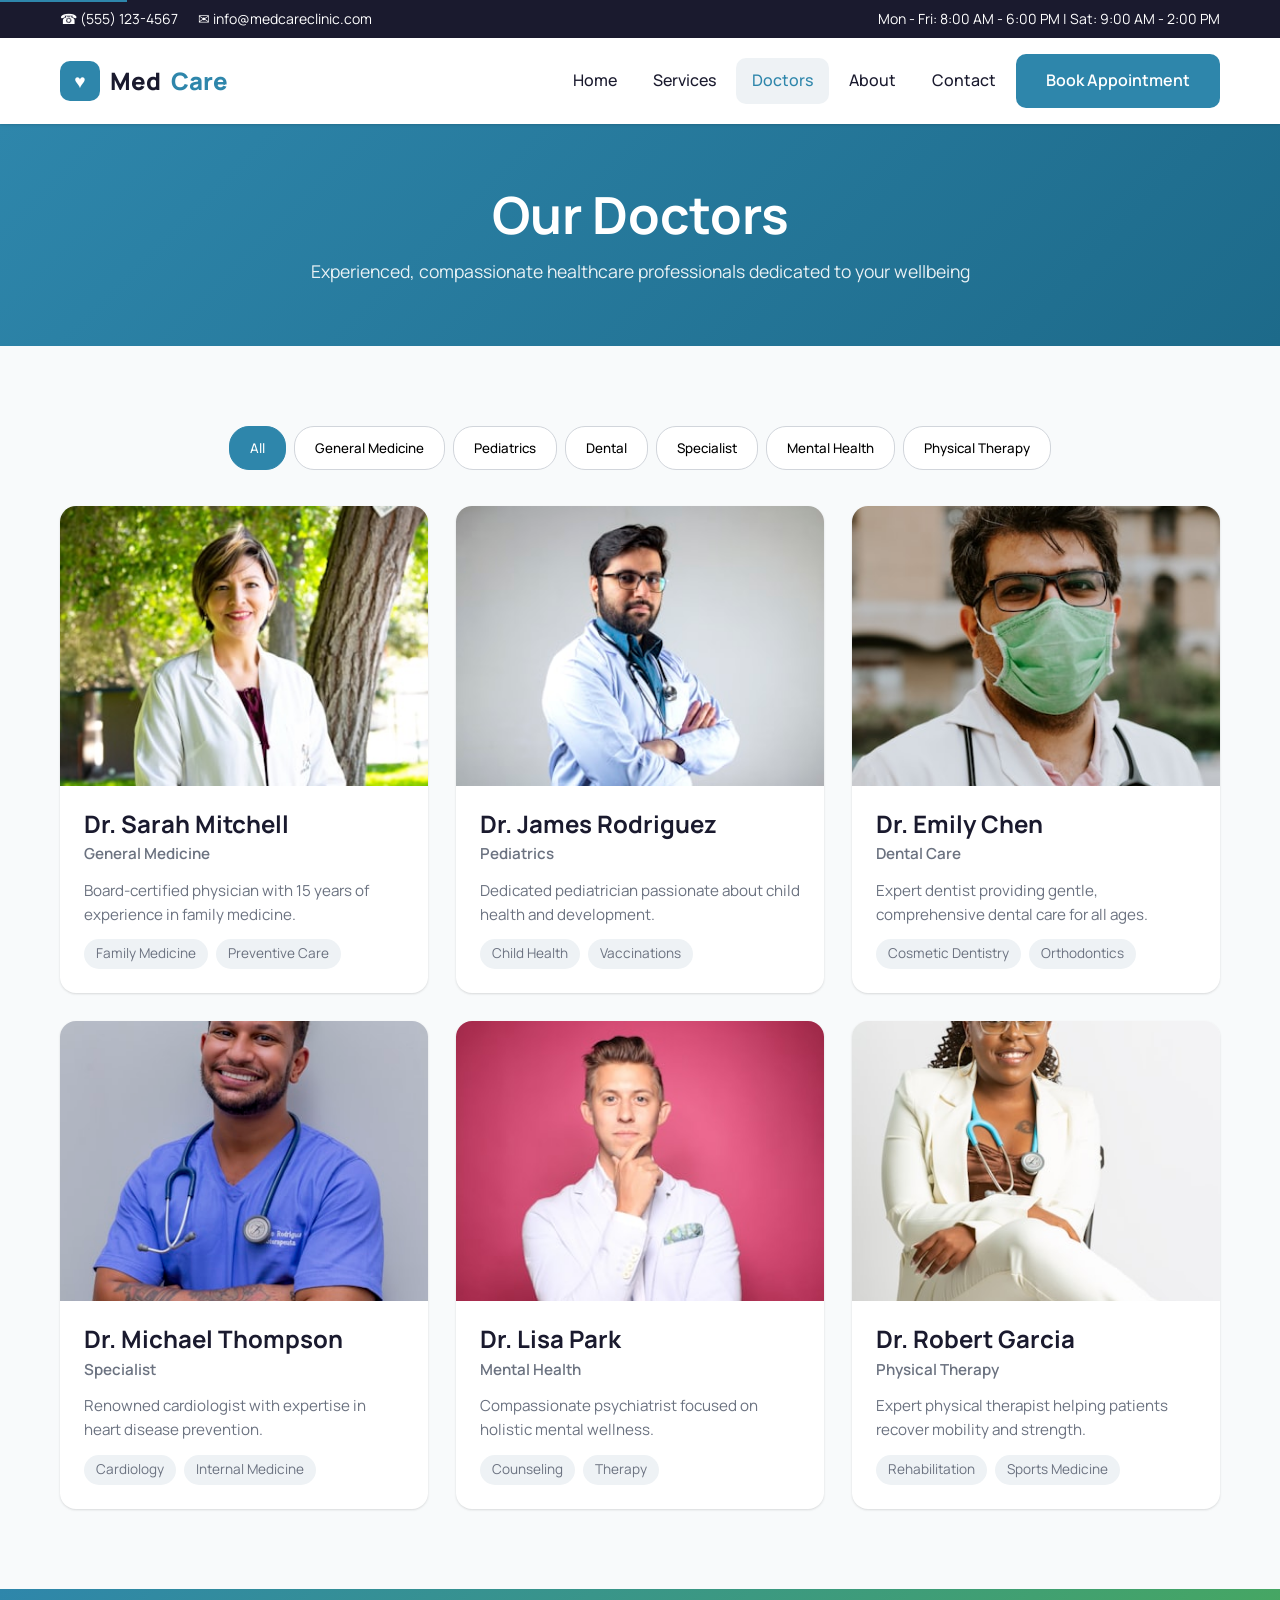
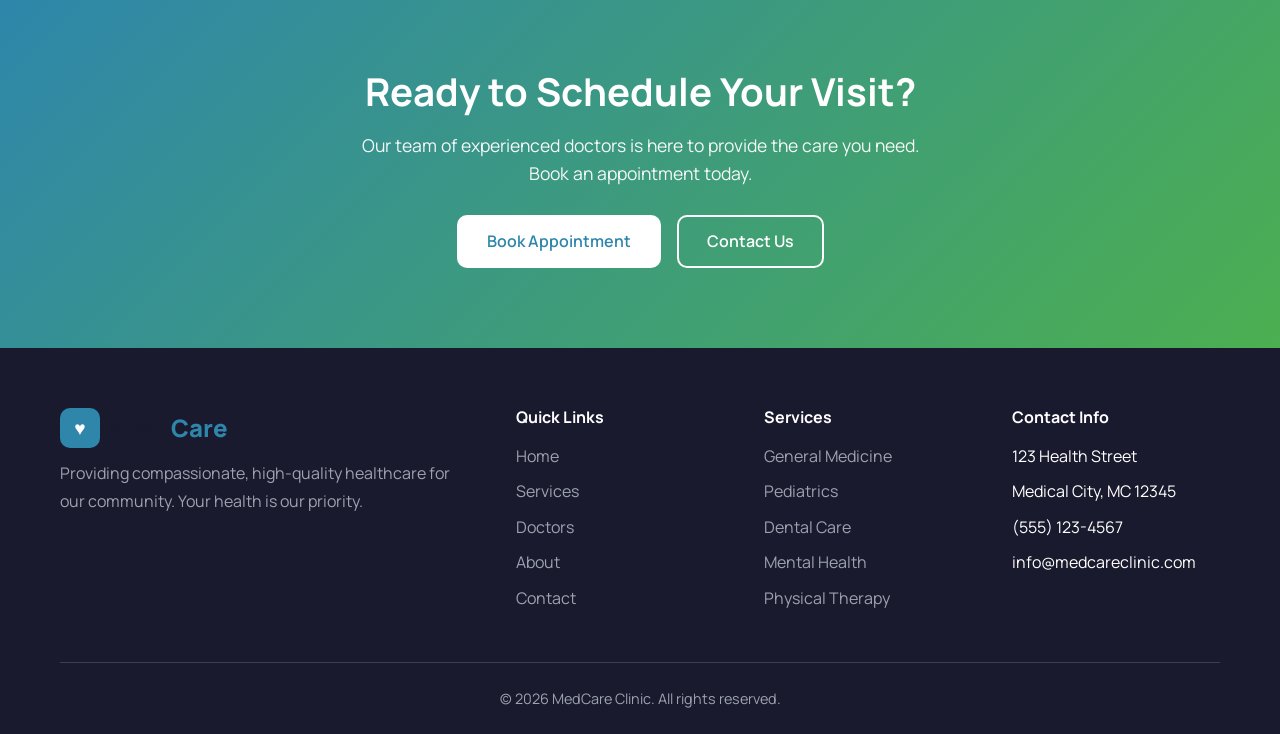
<file: doctors.html>
<!DOCTYPE html>
<html lang="en">
<head>
  <meta charset="UTF-8">
  <meta name="viewport" content="width=device-width, initial-scale=1.0">
  <title>Our Doctors - MedCare Clinic</title>
  <meta name="description" content="Meet the experienced, compassionate healthcare professionals at MedCare Clinic dedicated to your wellbeing.">
  <link rel="stylesheet" href="css/style.css">
</head>
<body>

  <!-- Skip to Content -->
  <a href="#main-content" class="skip-link">Skip to content</a>

  <!-- Top Bar -->
  <div class="top-bar">
    <div class="container">
      <div class="top-bar-info">
        <span>&#9742; (555) 123-4567</span>
        <span>&#9993; info@medcareclinic.com</span>
      </div>
      <div class="top-bar-hours">
        <span>Mon - Fri: 8:00 AM - 6:00 PM | Sat: 9:00 AM - 2:00 PM</span>
      </div>
    </div>
  </div>

  <!-- Header / Navigation -->
  <header>
    <div class="nav-container">
      <a href="index.html" class="logo">
        <div class="logo-icon">&#9829;</div>
        Med<span>Care</span>
      </a>
      <nav aria-label="Main navigation">
        <ul>
          <li><a href="index.html">Home</a></li>
          <li><a href="services.html">Services</a></li>
          <li><a href="doctors.html" class="active" aria-current="page">Doctors</a></li>
          <li><a href="about.html">About</a></li>
          <li><a href="contact.html">Contact</a></li>
          <li class="nav-cta"><a href="appointment.html" class="btn btn-primary">Book Appointment</a></li>
        </ul>
      </nav>
      <button class="hamburger" aria-label="Open menu" aria-expanded="false">
        <span></span>
        <span></span>
        <span></span>
      </button>
    </div>
  </header>

  <!-- Main Content -->
  <main id="main-content">

    <!-- Page Banner -->
    <section class="page-banner">
      <div class="container">
        <h1>Our Doctors</h1>
        <p>Experienced, compassionate healthcare professionals dedicated to your wellbeing</p>
      </div>
    </section>

    <!-- Doctors Section -->
    <section class="section">
      <div class="container">

        <!-- Filter Bar -->
        <div class="filter-bar">
          <button class="filter-btn active" data-filter="all">All</button>
          <button class="filter-btn" data-filter="General Medicine">General Medicine</button>
          <button class="filter-btn" data-filter="Pediatrics">Pediatrics</button>
          <button class="filter-btn" data-filter="Dental">Dental</button>
          <button class="filter-btn" data-filter="Specialist">Specialist</button>
          <button class="filter-btn" data-filter="Mental Health">Mental Health</button>
          <button class="filter-btn" data-filter="Physical Therapy">Physical Therapy</button>
        </div>

        <!-- Doctors Grid -->
        <div class="doctors-grid">

          <!-- Dr. Sarah Mitchell -->
          <article class="doctor-card" data-specialty="General Medicine">
            <img src="images/doctor1.jpg" alt="Dr. Sarah Mitchell" class="doctor-img" loading="lazy" width="400" height="280">
            <div class="doctor-info">
              <h3>Dr. Sarah Mitchell</h3>
              <p class="doctor-specialty">General Medicine</p>
              <p>Board-certified physician with 15 years of experience in family medicine.</p>
              <div class="doctor-detail">
                <span>Family Medicine</span>
                <span>Preventive Care</span>
              </div>
            </div>
          </article>

          <!-- Dr. James Rodriguez -->
          <article class="doctor-card" data-specialty="Pediatrics">
            <img src="images/doctor2.jpg" alt="Dr. James Rodriguez" class="doctor-img" loading="lazy" width="400" height="280">
            <div class="doctor-info">
              <h3>Dr. James Rodriguez</h3>
              <p class="doctor-specialty">Pediatrics</p>
              <p>Dedicated pediatrician passionate about child health and development.</p>
              <div class="doctor-detail">
                <span>Child Health</span>
                <span>Vaccinations</span>
              </div>
            </div>
          </article>

          <!-- Dr. Emily Chen -->
          <article class="doctor-card" data-specialty="Dental">
            <img src="images/doctor3.jpg" alt="Dr. Emily Chen" class="doctor-img" loading="lazy" width="400" height="280">
            <div class="doctor-info">
              <h3>Dr. Emily Chen</h3>
              <p class="doctor-specialty">Dental Care</p>
              <p>Expert dentist providing gentle, comprehensive dental care for all ages.</p>
              <div class="doctor-detail">
                <span>Cosmetic Dentistry</span>
                <span>Orthodontics</span>
              </div>
            </div>
          </article>

          <!-- Dr. Michael Thompson -->
          <article class="doctor-card" data-specialty="Specialist">
            <img src="images/doctor4.jpg" alt="Dr. Michael Thompson" class="doctor-img" loading="lazy" width="400" height="280">
            <div class="doctor-info">
              <h3>Dr. Michael Thompson</h3>
              <p class="doctor-specialty">Specialist</p>
              <p>Renowned cardiologist with expertise in heart disease prevention.</p>
              <div class="doctor-detail">
                <span>Cardiology</span>
                <span>Internal Medicine</span>
              </div>
            </div>
          </article>

          <!-- Dr. Lisa Park -->
          <article class="doctor-card" data-specialty="Mental Health">
            <img src="images/doctor5.jpg" alt="Dr. Lisa Park" class="doctor-img" loading="lazy" width="400" height="280">
            <div class="doctor-info">
              <h3>Dr. Lisa Park</h3>
              <p class="doctor-specialty">Mental Health</p>
              <p>Compassionate psychiatrist focused on holistic mental wellness.</p>
              <div class="doctor-detail">
                <span>Counseling</span>
                <span>Therapy</span>
              </div>
            </div>
          </article>

          <!-- Dr. Robert Garcia -->
          <article class="doctor-card" data-specialty="Physical Therapy">
            <img src="images/doctor6.jpg" alt="Dr. Robert Garcia" class="doctor-img" loading="lazy" width="400" height="280">
            <div class="doctor-info">
              <h3>Dr. Robert Garcia</h3>
              <p class="doctor-specialty">Physical Therapy</p>
              <p>Expert physical therapist helping patients recover mobility and strength.</p>
              <div class="doctor-detail">
                <span>Rehabilitation</span>
                <span>Sports Medicine</span>
              </div>
            </div>
          </article>

        </div>

      </div>
    </section>

    <!-- CTA Section -->
    <section class="cta-section">
      <div class="container">
        <h2>Ready to Schedule Your Visit?</h2>
        <p>Our team of experienced doctors is here to provide the care you need. Book an appointment today.</p>
        <div class="hero-buttons">
          <a href="appointment.html" class="btn btn-white">Book Appointment</a>
          <a href="contact.html" class="btn btn-outline" style="border-color: white; color: white;">Contact Us</a>
        </div>
      </div>
    </section>

  </main>

  <!-- Footer -->
  <footer>
    <div class="container">
      <div class="footer-grid">
        <div class="footer-about">
          <div class="logo" style="margin-bottom: 8px;">
            <div class="logo-icon">&#9829;</div>
            Med<span>Care</span>
          </div>
          <p>Providing compassionate, high-quality healthcare for our community. Your health is our priority.</p>
        </div>
        <div>
          <h4>Quick Links</h4>
          <ul class="footer-links">
            <li><a href="index.html">Home</a></li>
            <li><a href="services.html">Services</a></li>
            <li><a href="doctors.html">Doctors</a></li>
            <li><a href="about.html">About</a></li>
            <li><a href="contact.html">Contact</a></li>
          </ul>
        </div>
        <div>
          <h4>Services</h4>
          <ul class="footer-links">
            <li><a href="services.html">General Medicine</a></li>
            <li><a href="services.html">Pediatrics</a></li>
            <li><a href="services.html">Dental Care</a></li>
            <li><a href="services.html">Mental Health</a></li>
            <li><a href="services.html">Physical Therapy</a></li>
          </ul>
        </div>
        <div>
          <h4>Contact Info</h4>
          <ul class="footer-links">
            <li>123 Health Street</li>
            <li>Medical City, MC 12345</li>
            <li>(555) 123-4567</li>
            <li>info@medcareclinic.com</li>
          </ul>
        </div>
      </div>
      <div class="footer-bottom">
        <p>&copy; 2026 MedCare Clinic. All rights reserved.</p>
      </div>
    </div>
  </footer>

  <script src="js/main.js"></script>
</body>
</html>
</file>
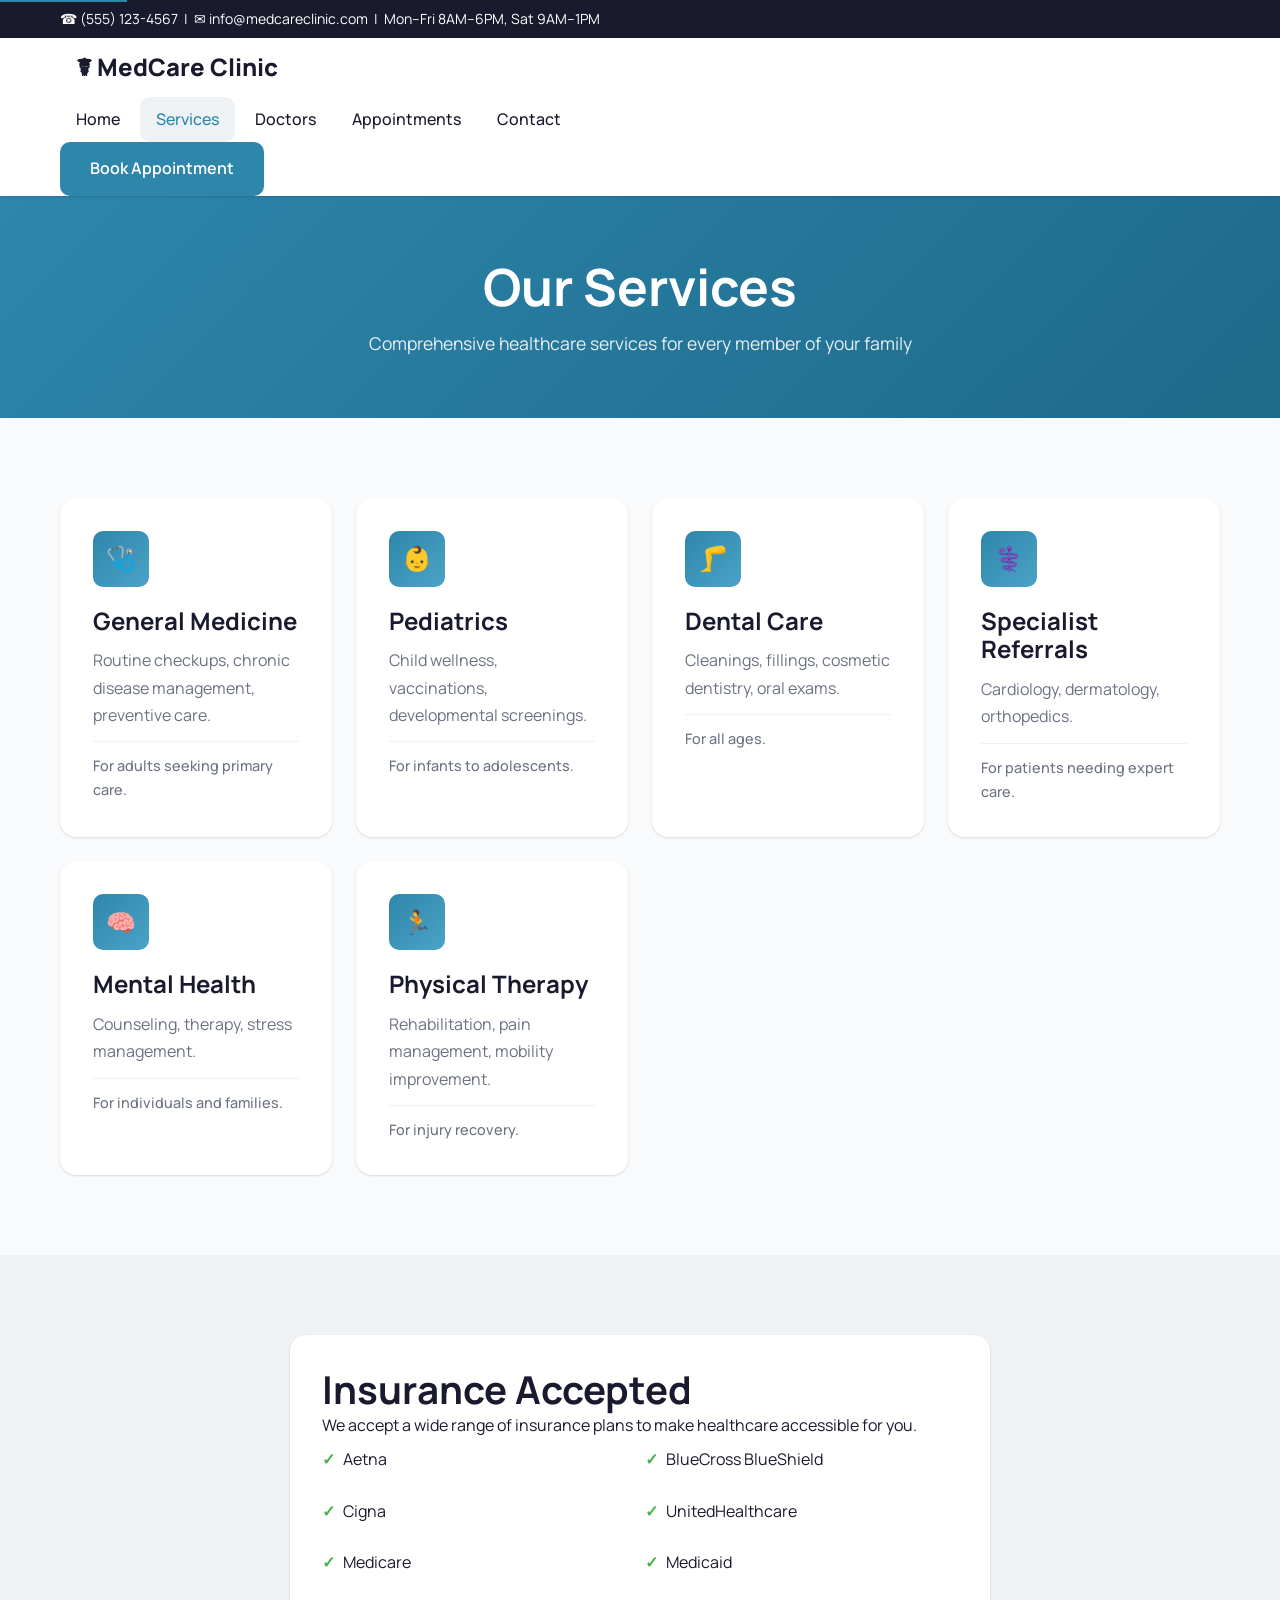
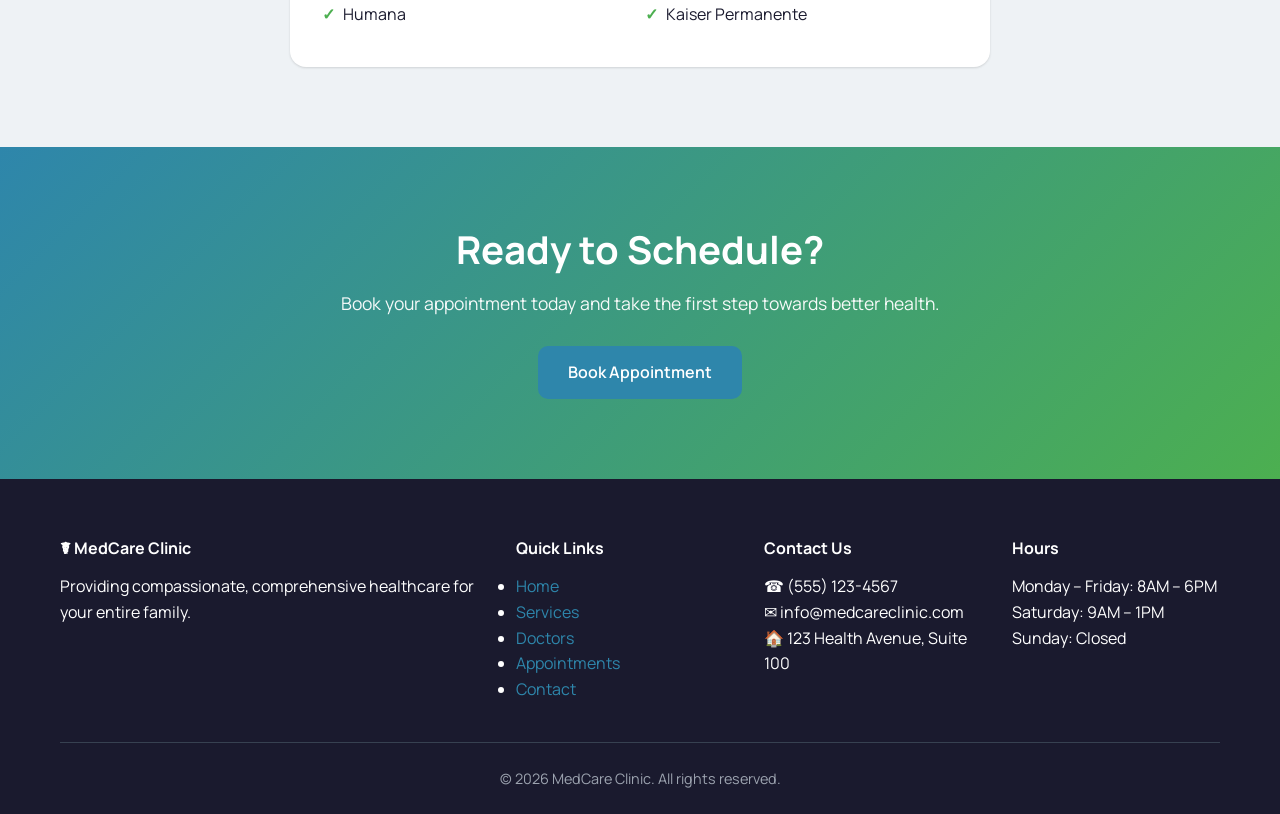
<file: services.html>
<!DOCTYPE html>
<html lang="en">
<head>
  <meta charset="UTF-8">
  <meta name="viewport" content="width=device-width, initial-scale=1.0">
  <title>Services - MedCare Clinic</title>
  <link rel="preconnect" href="https://fonts.googleapis.com">
  <link rel="preconnect" href="https://fonts.gstatic.com" crossorigin>
  <link href="https://fonts.googleapis.com/css2?family=Manrope:wght@400;500;600;700;800&display=swap" rel="stylesheet">
  <link rel="stylesheet" href="css/style.css">
</head>
<body>
  <a href="#main-content" class="skip-link">Skip to content</a>

  <!-- Top Bar -->
  <div class="top-bar">
    <div class="container">
      <p>&#9742; (555) 123-4567 &nbsp;|&nbsp; &#9993; info@medcareclinic.com &nbsp;|&nbsp; Mon–Fri 8AM–6PM, Sat 9AM–1PM</p>
    </div>
  </div>

  <!-- Navigation -->
  <header class="site-header">
    <div class="container">
      <nav class="main-nav">
        <a href="index.html" class="logo">&#9764; MedCare Clinic</a>
        <ul class="nav-links">
          <li><a href="index.html">Home</a></li>
          <li><a href="services.html" class="active">Services</a></li>
          <li><a href="doctors.html">Doctors</a></li>
          <li><a href="appointments.html">Appointments</a></li>
          <li><a href="contact.html">Contact</a></li>
        </ul>
        <a href="appointments.html" class="btn btn-primary nav-cta">Book Appointment</a>
      </nav>
    </div>
  </header>

  <main id="main-content">

    <!-- Page Banner -->
    <section class="page-banner">
      <div class="container">
        <h1>Our Services</h1>
        <p>Comprehensive healthcare services for every member of your family</p>
      </div>
    </section>

    <!-- Services Grid -->
    <section class="section">
      <div class="container">
        <div class="services-grid">

          <article class="service-card">
            <div class="service-icon">&#129658;</div>
            <h3>General Medicine</h3>
            <p>Routine checkups, chronic disease management, preventive care.</p>
            <p class="service-audience">For adults seeking primary care.</p>
          </article>

          <article class="service-card">
            <div class="service-icon">&#128118;</div>
            <h3>Pediatrics</h3>
            <p>Child wellness, vaccinations, developmental screenings.</p>
            <p class="service-audience">For infants to adolescents.</p>
          </article>

          <article class="service-card">
            <div class="service-icon">&#129461;</div>
            <h3>Dental Care</h3>
            <p>Cleanings, fillings, cosmetic dentistry, oral exams.</p>
            <p class="service-audience">For all ages.</p>
          </article>

          <article class="service-card">
            <div class="service-icon">&#9877;&#65039;</div>
            <h3>Specialist Referrals</h3>
            <p>Cardiology, dermatology, orthopedics.</p>
            <p class="service-audience">For patients needing expert care.</p>
          </article>

          <article class="service-card">
            <div class="service-icon">&#129504;</div>
            <h3>Mental Health</h3>
            <p>Counseling, therapy, stress management.</p>
            <p class="service-audience">For individuals and families.</p>
          </article>

          <article class="service-card">
            <div class="service-icon">&#127939;</div>
            <h3>Physical Therapy</h3>
            <p>Rehabilitation, pain management, mobility improvement.</p>
            <p class="service-audience">For injury recovery.</p>
          </article>

        </div>
      </div>
    </section>

    <!-- Insurance Accepted -->
    <section class="section" style="background-color: var(--color-bg-alt);">
      <div class="container">
        <div class="insurance-info">
          <h2>Insurance Accepted</h2>
          <p>We accept a wide range of insurance plans to make healthcare accessible for you.</p>
          <ul class="insurance-list">
            <li>Aetna</li>
            <li>BlueCross BlueShield</li>
            <li>Cigna</li>
            <li>UnitedHealthcare</li>
            <li>Medicare</li>
            <li>Medicaid</li>
            <li>Humana</li>
            <li>Kaiser Permanente</li>
          </ul>
        </div>
      </div>
    </section>

    <!-- CTA Section -->
    <section class="cta-section">
      <div class="container">
        <h2>Ready to Schedule?</h2>
        <p>Book your appointment today and take the first step towards better health.</p>
        <a href="appointments.html" class="btn btn-primary">Book Appointment</a>
      </div>
    </section>

  </main>

  <!-- Footer -->
  <footer class="site-footer">
    <div class="container">
      <div class="footer-grid">
        <div class="footer-col">
          <h4>&#9764; MedCare Clinic</h4>
          <p>Providing compassionate, comprehensive healthcare for your entire family.</p>
        </div>
        <div class="footer-col">
          <h4>Quick Links</h4>
          <ul>
            <li><a href="index.html">Home</a></li>
            <li><a href="services.html">Services</a></li>
            <li><a href="doctors.html">Doctors</a></li>
            <li><a href="appointments.html">Appointments</a></li>
            <li><a href="contact.html">Contact</a></li>
          </ul>
        </div>
        <div class="footer-col">
          <h4>Contact Us</h4>
          <p>&#9742; (555) 123-4567</p>
          <p>&#9993; info@medcareclinic.com</p>
          <p>&#127968; 123 Health Avenue, Suite 100</p>
        </div>
        <div class="footer-col">
          <h4>Hours</h4>
          <p>Monday – Friday: 8AM – 6PM</p>
          <p>Saturday: 9AM – 1PM</p>
          <p>Sunday: Closed</p>
        </div>
      </div>
      <div class="footer-bottom">
        <p>&copy; 2026 MedCare Clinic. All rights reserved.</p>
      </div>
    </div>
  </footer>

  <script src="js/main.js"></script>
</body>
</html>
</file>
<file: css/style.css>
/* MedCare Clinic - Accessible Healthcare Design */
@import url('https://fonts.googleapis.com/css2?family=Manrope:wght@300;400;500;600;700;800&display=swap');

:root {
  --color-primary: #2E86AB;
  --color-primary-dark: #1d6a8a;
  --color-secondary: #4CAF50;
  --color-secondary-dark: #388E3C;
  --color-bg: #F8FAFB;
  --color-bg-alt: #EEF2F5;
  --color-text: #1A1A2E;
  --color-text-light: #6B7280;
  --color-white: #FFFFFF;
  --color-border: #D1D5DB;
  --color-error: #DC2626;
  --color-success: #059669;
  --radius: 10px;
  --radius-lg: 16px;
  --shadow: 0 1px 3px rgba(0,0,0,0.08), 0 1px 2px rgba(0,0,0,0.06);
  --shadow-md: 0 4px 6px rgba(0,0,0,0.07), 0 2px 4px rgba(0,0,0,0.06);
  --shadow-lg: 0 10px 25px rgba(0,0,0,0.1);
  --transition: 0.25s ease;
}

*, *::before, *::after {
  box-sizing: border-box;
  margin: 0;
  padding: 0;
}

html {
  scroll-behavior: smooth;
}

body {
  font-family: 'Manrope', sans-serif;
  color: var(--color-text);
  background: var(--color-bg);
  line-height: 1.6;
  font-size: 16px;
}

img {
  max-width: 100%;
  height: auto;
  display: block;
}

a {
  color: var(--color-primary);
  text-decoration: none;
  transition: color var(--transition);
}

a:hover { color: var(--color-primary-dark); }

a:focus-visible, button:focus-visible, input:focus-visible, select:focus-visible, textarea:focus-visible {
  outline: 3px solid var(--color-primary);
  outline-offset: 2px;
}

h1, h2, h3, h4, h5, h6 {
  line-height: 1.2;
  font-weight: 700;
  color: var(--color-text);
}

h1 { font-size: clamp(2rem, 5vw, 3.2rem); }
h2 { font-size: clamp(1.6rem, 4vw, 2.4rem); }
h3 { font-size: clamp(1.2rem, 3vw, 1.5rem); }

.container {
  max-width: 1200px;
  margin: 0 auto;
  padding: 0 20px;
}

/* Top Bar */
.top-bar {
  background: var(--color-text);
  color: var(--color-white);
  padding: 8px 0;
  font-size: 0.875rem;
}

.top-bar .container {
  display: flex;
  justify-content: space-between;
  align-items: center;
  flex-wrap: wrap;
  gap: 8px;
}

.top-bar a {
  color: var(--color-white);
}

.top-bar-info {
  display: flex;
  gap: 20px;
  flex-wrap: wrap;
}

.top-bar-info span {
  display: flex;
  align-items: center;
  gap: 6px;
}

/* Header / Nav */
header {
  background: var(--color-white);
  box-shadow: var(--shadow);
  position: sticky;
  top: 0;
  z-index: 100;
}

.nav-container {
  display: flex;
  justify-content: space-between;
  align-items: center;
  padding: 16px 20px;
  max-width: 1200px;
  margin: 0 auto;
}

.logo {
  display: flex;
  align-items: center;
  gap: 10px;
  font-size: 1.5rem;
  font-weight: 800;
  color: var(--color-text);
}

.logo-icon {
  width: 40px;
  height: 40px;
  background: var(--color-primary);
  border-radius: var(--radius);
  display: flex;
  align-items: center;
  justify-content: center;
  color: white;
  font-size: 1.2rem;
}

.logo span {
  color: var(--color-primary);
}

nav ul {
  display: flex;
  list-style: none;
  gap: 4px;
  align-items: center;
}

nav a {
  display: block;
  padding: 10px 16px;
  color: var(--color-text);
  font-weight: 500;
  border-radius: var(--radius);
  transition: all var(--transition);
  min-height: 44px;
  display: flex;
  align-items: center;
}

nav a:hover, nav a.active {
  color: var(--color-primary);
  background: var(--color-bg-alt);
}

.hamburger {
  display: none;
  background: none;
  border: none;
  cursor: pointer;
  padding: 10px;
  min-width: 44px;
  min-height: 44px;
  flex-direction: column;
  justify-content: center;
  align-items: center;
  gap: 5px;
}

.hamburger span {
  display: block;
  width: 24px;
  height: 2px;
  background: var(--color-text);
  transition: all var(--transition);
}

.btn {
  display: inline-flex;
  align-items: center;
  justify-content: center;
  padding: 12px 28px;
  border-radius: var(--radius);
  font-weight: 600;
  font-size: 1rem;
  cursor: pointer;
  border: 2px solid transparent;
  transition: all var(--transition);
  min-height: 44px;
  font-family: 'Manrope', sans-serif;
  gap: 8px;
}

.btn-primary {
  background: var(--color-primary);
  color: var(--color-white);
}

.btn-primary:hover {
  background: var(--color-primary-dark);
  color: var(--color-white);
  transform: translateY(-1px);
  box-shadow: var(--shadow-md);
}

.btn-secondary {
  background: var(--color-secondary);
  color: var(--color-white);
}

.btn-secondary:hover {
  background: var(--color-secondary-dark);
  color: var(--color-white);
  transform: translateY(-1px);
}

.btn-outline {
  background: transparent;
  color: var(--color-primary);
  border-color: var(--color-primary);
}

.btn-outline:hover {
  background: var(--color-primary);
  color: var(--color-white);
}

.btn-white {
  background: var(--color-white);
  color: var(--color-primary);
}

.btn-white:hover {
  background: var(--color-bg-alt);
  color: var(--color-primary-dark);
}

/* Hero */
.hero {
  background: linear-gradient(135deg, #2E86AB 0%, #1d6a8a 50%, #4CAF50 100%);
  color: var(--color-white);
  padding: 80px 0;
  text-align: center;
}

.hero h1 {
  color: var(--color-white);
  margin-bottom: 20px;
}

.hero p {
  font-size: 1.2rem;
  max-width: 650px;
  margin: 0 auto 32px;
  opacity: 0.95;
}

.hero-buttons {
  display: flex;
  gap: 16px;
  justify-content: center;
  flex-wrap: wrap;
}

/* Section */
.section {
  padding: 80px 0;
}

.section-alt {
  background: var(--color-bg-alt);
}

.section-header {
  text-align: center;
  margin-bottom: 48px;
}

.section-header p {
  color: var(--color-text-light);
  font-size: 1.1rem;
  max-width: 600px;
  margin: 12px auto 0;
}

/* Page Banner */
.page-banner {
  background: linear-gradient(135deg, #2E86AB 0%, #1d6a8a 100%);
  color: white;
  padding: 60px 0;
  text-align: center;
}

.page-banner h1 {
  color: white;
  margin-bottom: 12px;
}

.page-banner p {
  opacity: 0.9;
  font-size: 1.1rem;
}

/* Service Cards */
.services-grid {
  display: grid;
  grid-template-columns: repeat(auto-fit, minmax(260px, 1fr));
  gap: 24px;
}

.service-card {
  background: var(--color-white);
  border-radius: var(--radius-lg);
  padding: 32px;
  box-shadow: var(--shadow);
  transition: all var(--transition);
  border: 1px solid transparent;
}

.service-card:hover {
  box-shadow: var(--shadow-lg);
  border-color: var(--color-primary);
  transform: translateY(-4px);
}

.service-icon {
  width: 56px;
  height: 56px;
  background: linear-gradient(135deg, var(--color-primary), #4BA3C7);
  border-radius: var(--radius);
  display: flex;
  align-items: center;
  justify-content: center;
  color: white;
  font-size: 1.5rem;
  margin-bottom: 20px;
}

.service-card h3 {
  margin-bottom: 12px;
}

.service-card p {
  color: var(--color-text-light);
  line-height: 1.7;
}

.service-audience {
  margin-top: 12px;
  padding-top: 12px;
  border-top: 1px solid var(--color-bg-alt);
  font-size: 0.9rem;
  color: var(--color-primary);
  font-weight: 500;
}

/* Stats */
.stats-bar {
  background: var(--color-white);
  padding: 48px 0;
}

.stats-grid {
  display: grid;
  grid-template-columns: repeat(auto-fit, minmax(200px, 1fr));
  gap: 32px;
  text-align: center;
}

.stat h3 {
  font-size: 2.5rem;
  color: var(--color-primary);
  margin-bottom: 4px;
}

.stat p {
  color: var(--color-text-light);
  font-weight: 500;
}

/* Doctor Cards */
.doctors-grid {
  display: grid;
  grid-template-columns: repeat(auto-fit, minmax(280px, 1fr));
  gap: 28px;
}

.doctor-card {
  background: var(--color-white);
  border-radius: var(--radius-lg);
  overflow: hidden;
  box-shadow: var(--shadow);
  transition: all var(--transition);
}

.doctor-card:hover {
  box-shadow: var(--shadow-lg);
  transform: translateY(-4px);
}

.doctor-img {
  width: 100%;
  height: 280px;
  object-fit: cover;
}

.doctor-info {
  padding: 24px;
}

.doctor-info h3 {
  margin-bottom: 4px;
}

.doctor-specialty {
  color: var(--color-primary);
  font-weight: 600;
  margin-bottom: 12px;
}

.doctor-info p {
  color: var(--color-text-light);
  font-size: 0.95rem;
  line-height: 1.6;
}

.doctor-detail {
  margin-top: 12px;
  display: flex;
  flex-wrap: wrap;
  gap: 8px;
}

.doctor-detail span {
  background: var(--color-bg-alt);
  padding: 4px 12px;
  border-radius: 20px;
  font-size: 0.85rem;
  color: var(--color-text-light);
}

/* Filter */
.filter-bar {
  display: flex;
  flex-wrap: wrap;
  gap: 8px;
  justify-content: center;
  margin-bottom: 36px;
}

.filter-btn {
  padding: 8px 20px;
  border-radius: 20px;
  border: 1px solid var(--color-border);
  background: var(--color-white);
  cursor: pointer;
  font-family: 'Manrope', sans-serif;
  font-weight: 500;
  transition: all var(--transition);
  min-height: 44px;
}

.filter-btn:hover, .filter-btn.active {
  background: var(--color-primary);
  color: white;
  border-color: var(--color-primary);
}

/* Testimonial */
.testimonial-section {
  background: var(--color-bg-alt);
}

.testimonial-card {
  max-width: 700px;
  margin: 0 auto;
  text-align: center;
  background: var(--color-white);
  padding: 40px;
  border-radius: var(--radius-lg);
  box-shadow: var(--shadow);
}

.testimonial-card blockquote {
  font-size: 1.15rem;
  line-height: 1.8;
  color: var(--color-text);
  font-style: italic;
  margin-bottom: 20px;
}

.testimonial-author {
  font-weight: 600;
  color: var(--color-primary);
}

.testimonial-stars {
  color: #F59E0B;
  font-size: 1.2rem;
  margin-bottom: 16px;
}

/* CTA Section */
.cta-section {
  background: linear-gradient(135deg, #2E86AB 0%, #4CAF50 100%);
  color: white;
  padding: 80px 0;
  text-align: center;
}

.cta-section h2 {
  color: white;
  margin-bottom: 16px;
}

.cta-section p {
  opacity: 0.95;
  font-size: 1.1rem;
  margin-bottom: 28px;
  max-width: 600px;
  margin-left: auto;
  margin-right: auto;
}

/* Forms */
.form-group {
  margin-bottom: 20px;
}

.form-group label {
  display: block;
  margin-bottom: 6px;
  font-weight: 600;
  font-size: 0.95rem;
}

.form-group label .required {
  color: var(--color-error);
}

.form-control {
  width: 100%;
  padding: 12px 16px;
  border: 1px solid var(--color-border);
  border-radius: var(--radius);
  font-family: 'Manrope', sans-serif;
  font-size: 1rem;
  transition: border-color var(--transition);
  min-height: 44px;
  background: var(--color-white);
}

.form-control:focus {
  border-color: var(--color-primary);
}

textarea.form-control {
  min-height: 120px;
  resize: vertical;
}

.form-row {
  display: grid;
  grid-template-columns: 1fr 1fr;
  gap: 20px;
}

.form-error {
  color: var(--color-error);
  font-size: 0.85rem;
  margin-top: 4px;
  display: none;
}

.form-group.has-error .form-control {
  border-color: var(--color-error);
}

.form-group.has-error .form-error {
  display: block;
}

.success-message {
  background: #D1FAE5;
  border: 1px solid var(--color-success);
  color: var(--color-success);
  padding: 20px;
  border-radius: var(--radius);
  text-align: center;
  display: none;
  font-weight: 500;
}

.success-message.show {
  display: block;
}

/* Contact Info Cards */
.contact-grid {
  display: grid;
  grid-template-columns: repeat(auto-fit, minmax(250px, 1fr));
  gap: 24px;
  margin-bottom: 40px;
}

.contact-card {
  background: var(--color-white);
  padding: 28px;
  border-radius: var(--radius-lg);
  box-shadow: var(--shadow);
  text-align: center;
}

.contact-card-icon {
  width: 56px;
  height: 56px;
  background: linear-gradient(135deg, var(--color-primary), #4BA3C7);
  border-radius: 50%;
  display: flex;
  align-items: center;
  justify-content: center;
  color: white;
  font-size: 1.3rem;
  margin: 0 auto 16px;
}

.contact-card h3 {
  margin-bottom: 8px;
}

.contact-card p {
  color: var(--color-text-light);
}

.map-placeholder {
  background: var(--color-bg-alt);
  border-radius: var(--radius-lg);
  height: 350px;
  display: flex;
  align-items: center;
  justify-content: center;
  color: var(--color-text-light);
  font-size: 1.1rem;
  border: 2px dashed var(--color-border);
  margin-bottom: 40px;
}

/* Hours Table */
.hours-table {
  width: 100%;
  max-width: 400px;
  margin: 20px auto;
  border-collapse: collapse;
}

.hours-table td {
  padding: 10px 16px;
  border-bottom: 1px solid var(--color-bg-alt);
}

.hours-table td:last-child {
  text-align: right;
  font-weight: 500;
}

/* About */
.about-content {
  display: grid;
  grid-template-columns: 1fr 1fr;
  gap: 48px;
  align-items: center;
  margin-bottom: 48px;
}

.about-content img {
  border-radius: var(--radius-lg);
  box-shadow: var(--shadow-md);
}

.about-content p {
  color: var(--color-text-light);
  margin-bottom: 16px;
  line-height: 1.8;
}

.values-grid {
  display: grid;
  grid-template-columns: repeat(auto-fit, minmax(240px, 1fr));
  gap: 24px;
}

.value-card {
  background: var(--color-white);
  padding: 28px;
  border-radius: var(--radius-lg);
  box-shadow: var(--shadow);
  text-align: center;
}

.value-card-icon {
  font-size: 2rem;
  margin-bottom: 12px;
}

.value-card h3 {
  margin-bottom: 8px;
}

.value-card p {
  color: var(--color-text-light);
  font-size: 0.95rem;
}

.facility-grid {
  display: grid;
  grid-template-columns: repeat(auto-fit, minmax(280px, 1fr));
  gap: 20px;
}

.facility-grid img {
  border-radius: var(--radius);
  width: 100%;
  height: 220px;
  object-fit: cover;
}

.awards-list {
  display: grid;
  grid-template-columns: repeat(auto-fit, minmax(280px, 1fr));
  gap: 20px;
}

.award-item {
  background: var(--color-white);
  padding: 24px;
  border-radius: var(--radius);
  box-shadow: var(--shadow);
  display: flex;
  align-items: center;
  gap: 16px;
}

.award-icon {
  font-size: 2rem;
  flex-shrink: 0;
}

/* Insurance */
.insurance-info {
  background: var(--color-white);
  padding: 32px;
  border-radius: var(--radius-lg);
  box-shadow: var(--shadow);
  max-width: 700px;
  margin: 0 auto;
}

.insurance-info h3 {
  margin-bottom: 16px;
}

.insurance-list {
  list-style: none;
  display: grid;
  grid-template-columns: 1fr 1fr;
  gap: 10px;
}

.insurance-list li {
  padding: 8px 0;
  display: flex;
  align-items: center;
  gap: 8px;
}

.insurance-list li::before {
  content: "✓";
  color: var(--color-secondary);
  font-weight: bold;
}

/* Office Hours Sidebar */
.office-hours {
  background: var(--color-white);
  padding: 28px;
  border-radius: var(--radius-lg);
  box-shadow: var(--shadow);
}

.office-hours h3 {
  margin-bottom: 16px;
}

.appointment-layout {
  display: grid;
  grid-template-columns: 1fr 360px;
  gap: 40px;
  align-items: start;
}

/* Emergency Banner */
.emergency-banner {
  background: #FEF2F2;
  border: 1px solid #FECACA;
  border-radius: var(--radius-lg);
  padding: 24px;
  margin-bottom: 40px;
  display: flex;
  align-items: center;
  gap: 16px;
}

.emergency-banner-icon {
  font-size: 2rem;
  flex-shrink: 0;
}

.emergency-banner h3 {
  color: var(--color-error);
  margin-bottom: 4px;
}

.emergency-banner p {
  color: var(--color-text-light);
  font-size: 0.95rem;
}

/* Footer */
footer {
  background: var(--color-text);
  color: var(--color-white);
  padding: 60px 0 24px;
}

.footer-grid {
  display: grid;
  grid-template-columns: 2fr 1fr 1fr 1fr;
  gap: 40px;
  margin-bottom: 40px;
}

.footer-about p {
  color: #9CA3AF;
  margin-top: 12px;
  line-height: 1.7;
}

footer h4 {
  color: var(--color-white);
  margin-bottom: 16px;
  font-size: 1rem;
}

.footer-links {
  list-style: none;
}

.footer-links li {
  margin-bottom: 10px;
}

.footer-links a {
  color: #9CA3AF;
  transition: color var(--transition);
}

.footer-links a:hover {
  color: var(--color-white);
}

.footer-bottom {
  border-top: 1px solid #374151;
  padding-top: 24px;
  text-align: center;
  color: #9CA3AF;
  font-size: 0.9rem;
}

/* Responsive */
@media (max-width: 968px) {
  .footer-grid {
    grid-template-columns: 1fr 1fr;
  }
  
  .about-content {
    grid-template-columns: 1fr;
  }
  
  .appointment-layout {
    grid-template-columns: 1fr;
  }
}

@media (max-width: 768px) {
  .hamburger {
    display: flex;
  }
  
  nav ul {
    display: none;
    position: absolute;
    top: 100%;
    left: 0;
    right: 0;
    background: var(--color-white);
    flex-direction: column;
    padding: 16px;
    box-shadow: var(--shadow-lg);
    gap: 0;
  }
  
  nav ul.open {
    display: flex;
  }
  
  nav a {
    width: 100%;
    padding: 14px 16px;
  }
  
  .nav-cta {
    width: 100%;
    text-align: center;
    margin-top: 8px;
  }
  
  .top-bar .container {
    justify-content: center;
    text-align: center;
  }
  
  .form-row {
    grid-template-columns: 1fr;
  }
  
  .footer-grid {
    grid-template-columns: 1fr;
  }
  
  .hero {
    padding: 60px 0;
  }
  
  .insurance-list {
    grid-template-columns: 1fr;
  }
}

/* Skip to content (accessibility) */
.skip-link,
.skip-to-content {
  position: absolute;
  top: -40px;
  left: 0;
  background: var(--color-primary);
  color: white;
  padding: 8px;
  z-index: 1000;
  transition: top var(--transition);
}

.skip-link:focus,
.skip-to-content:focus {
  top: 0;
}

/* Visually hidden (screen reader only) */
.sr-only {
  position: absolute;
  width: 1px;
  height: 1px;
  padding: 0;
  margin: -1px;
  overflow: hidden;
  clip: rect(0, 0, 0, 0);
  white-space: nowrap;
  border: 0;
}
</file>
